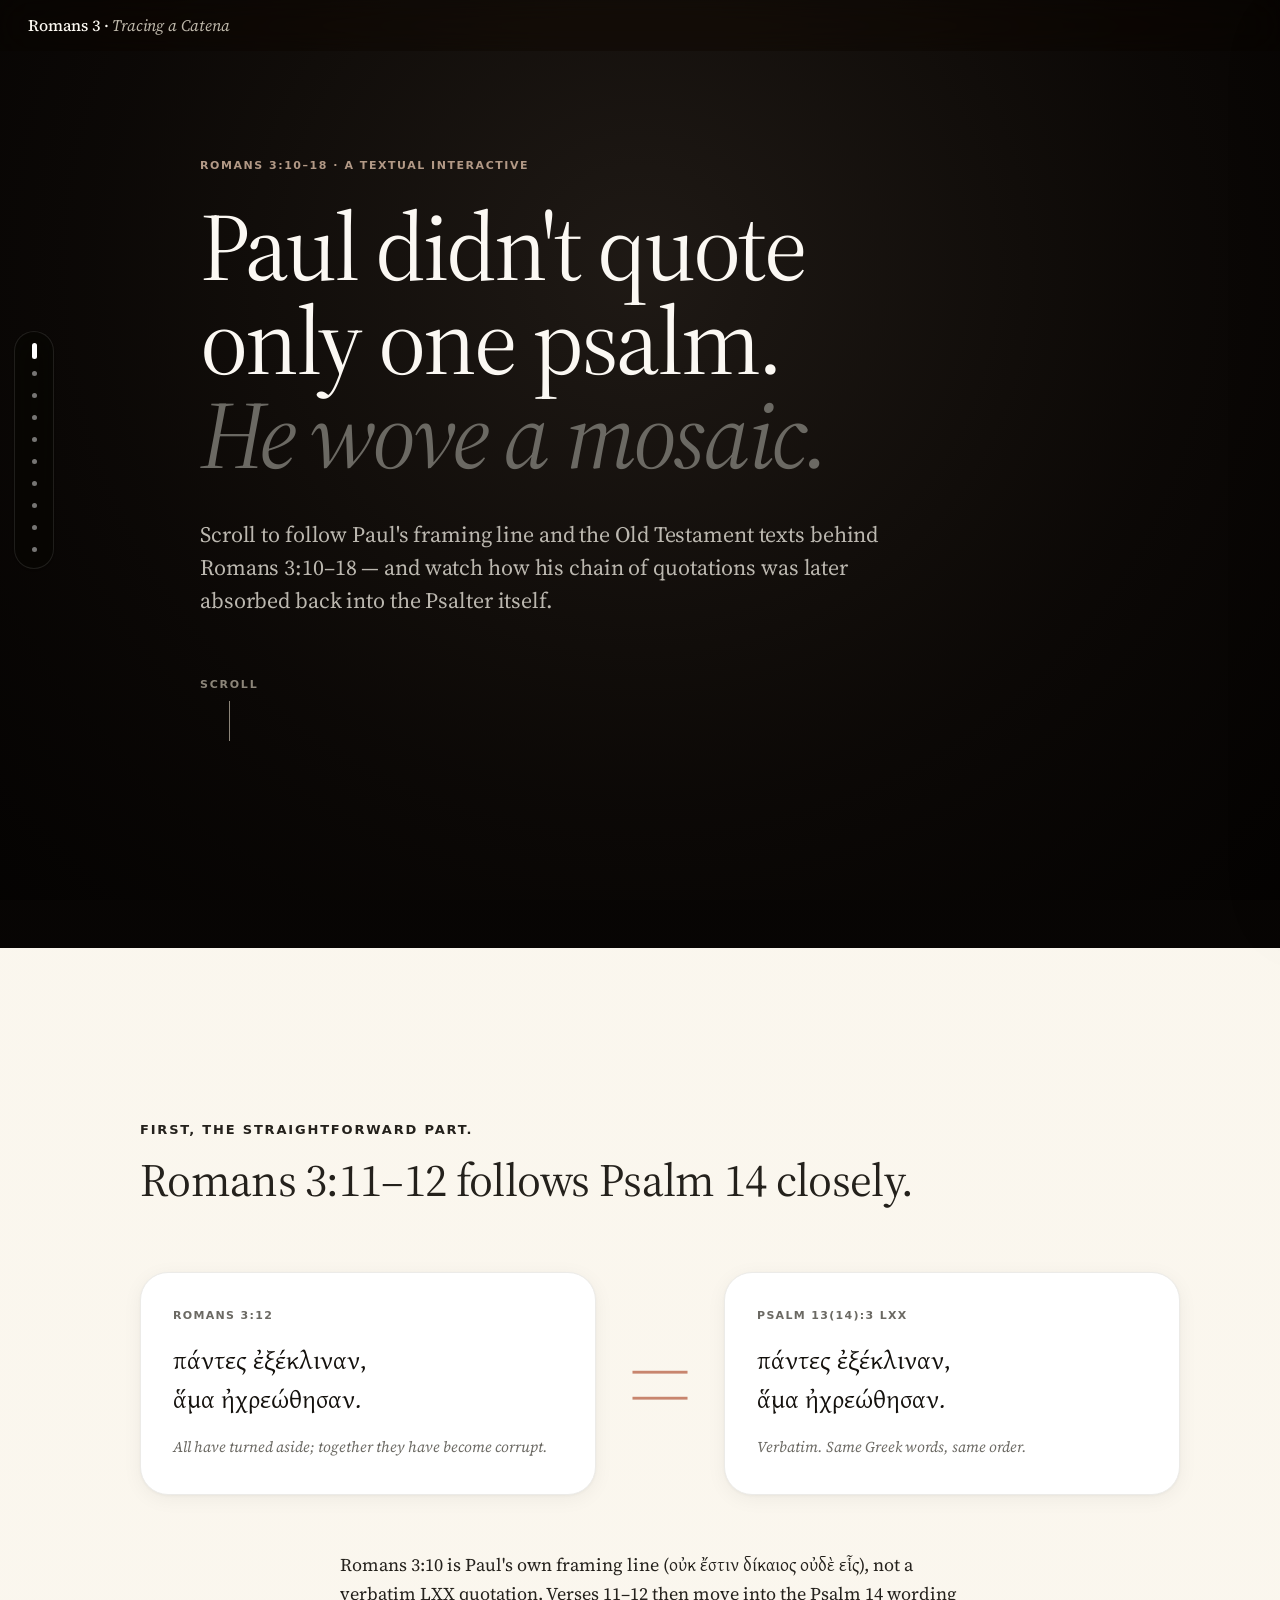
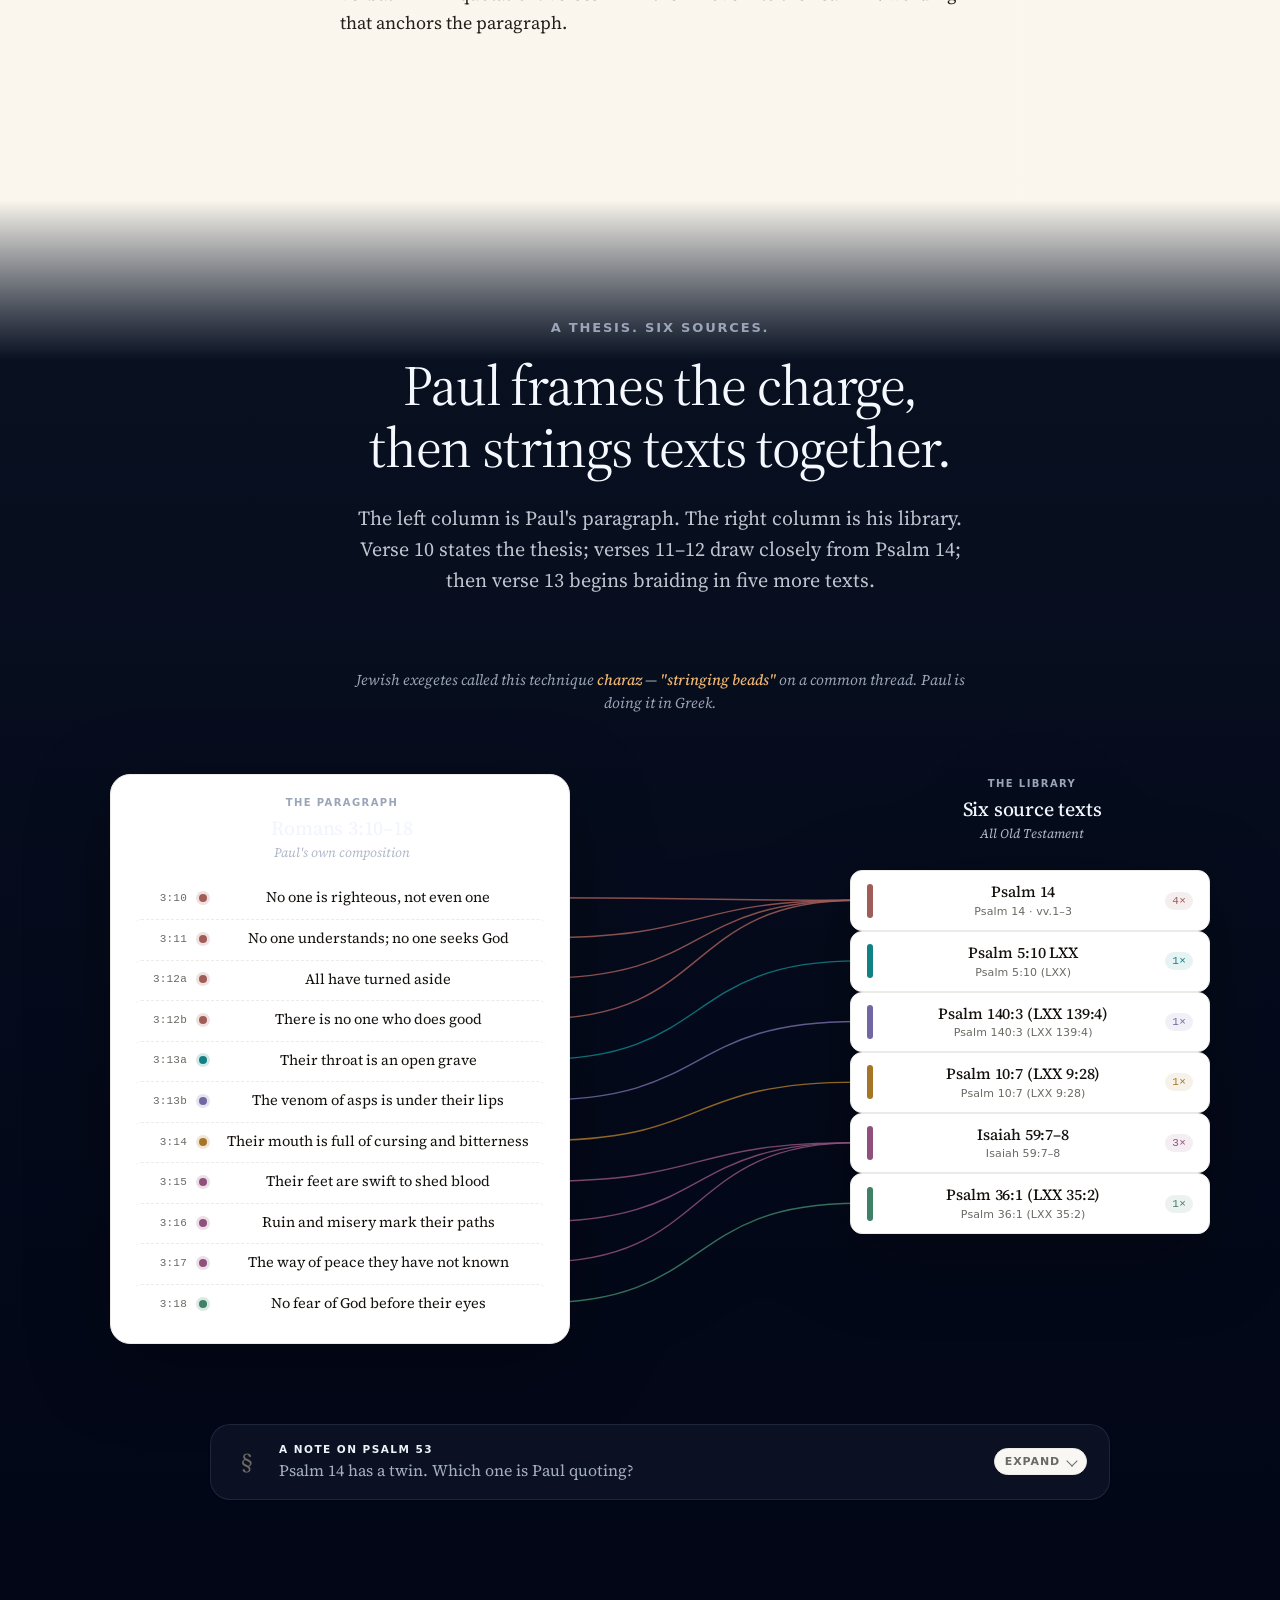
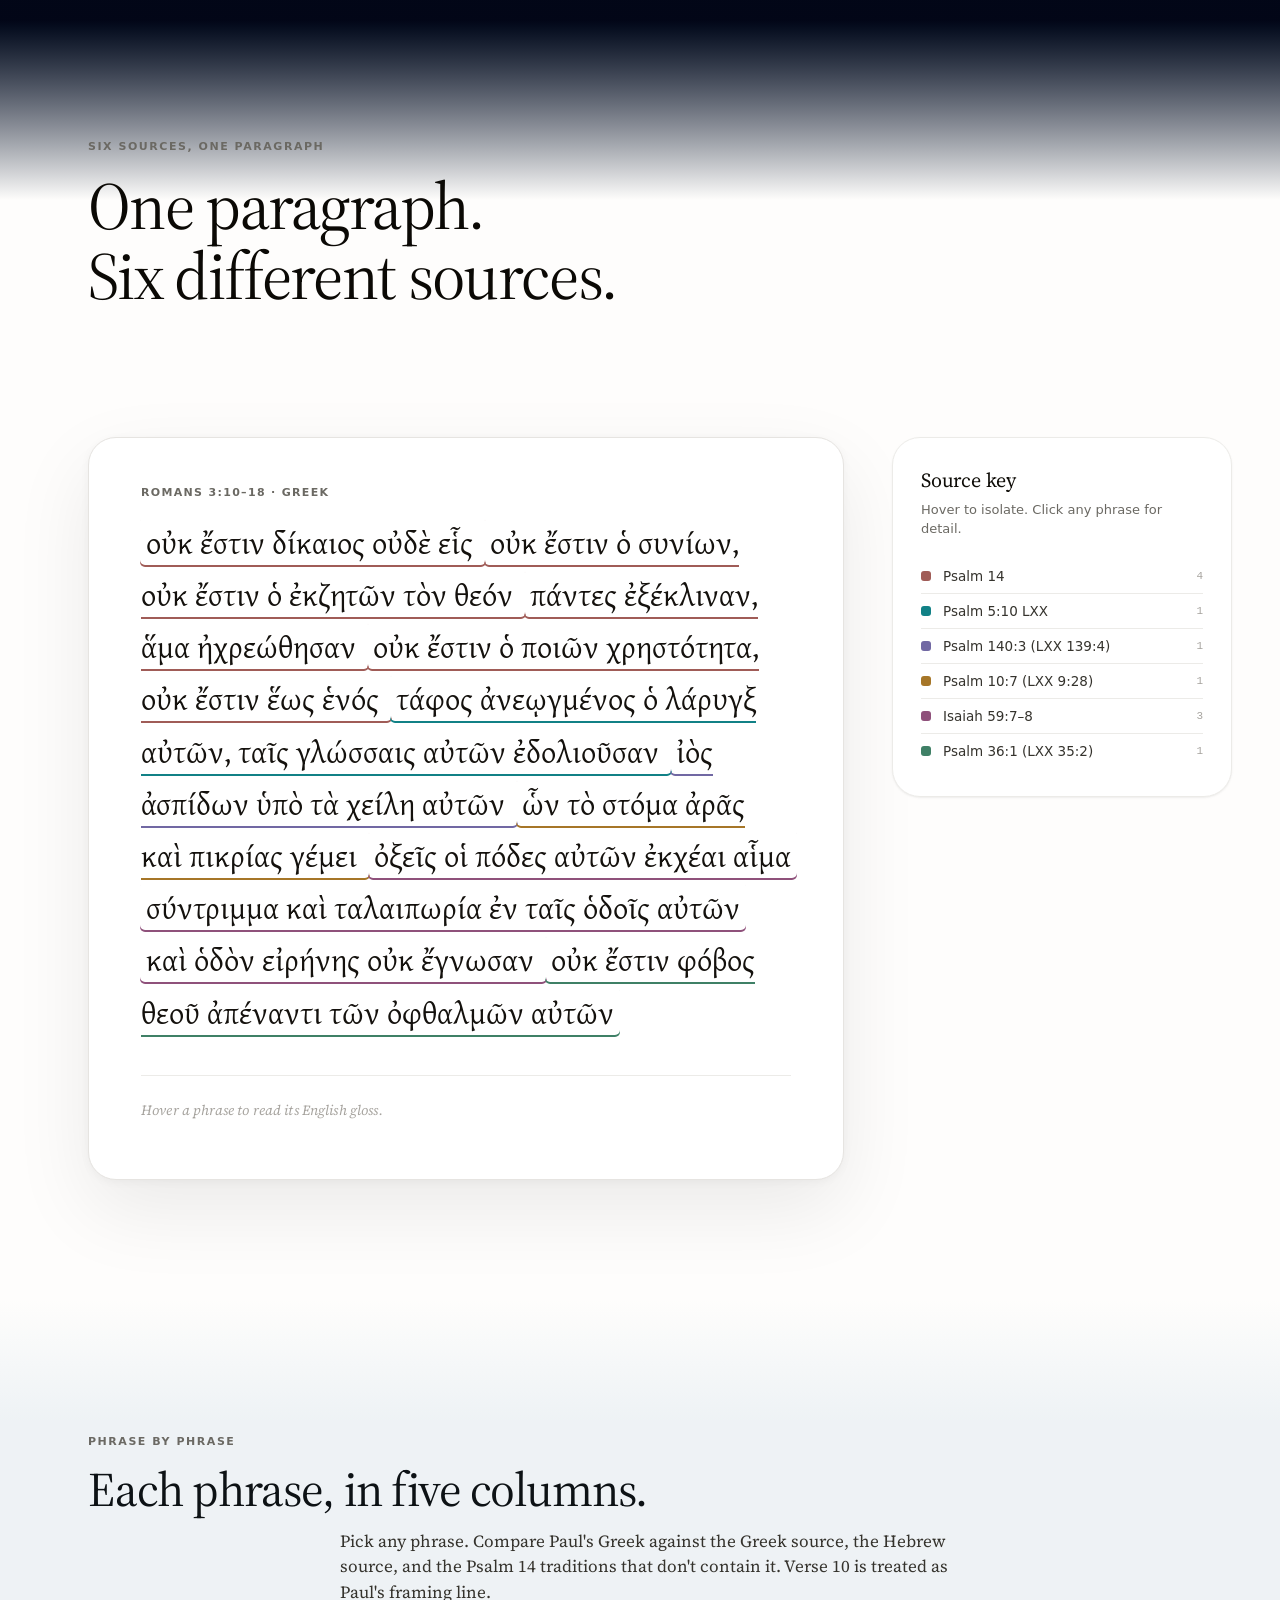
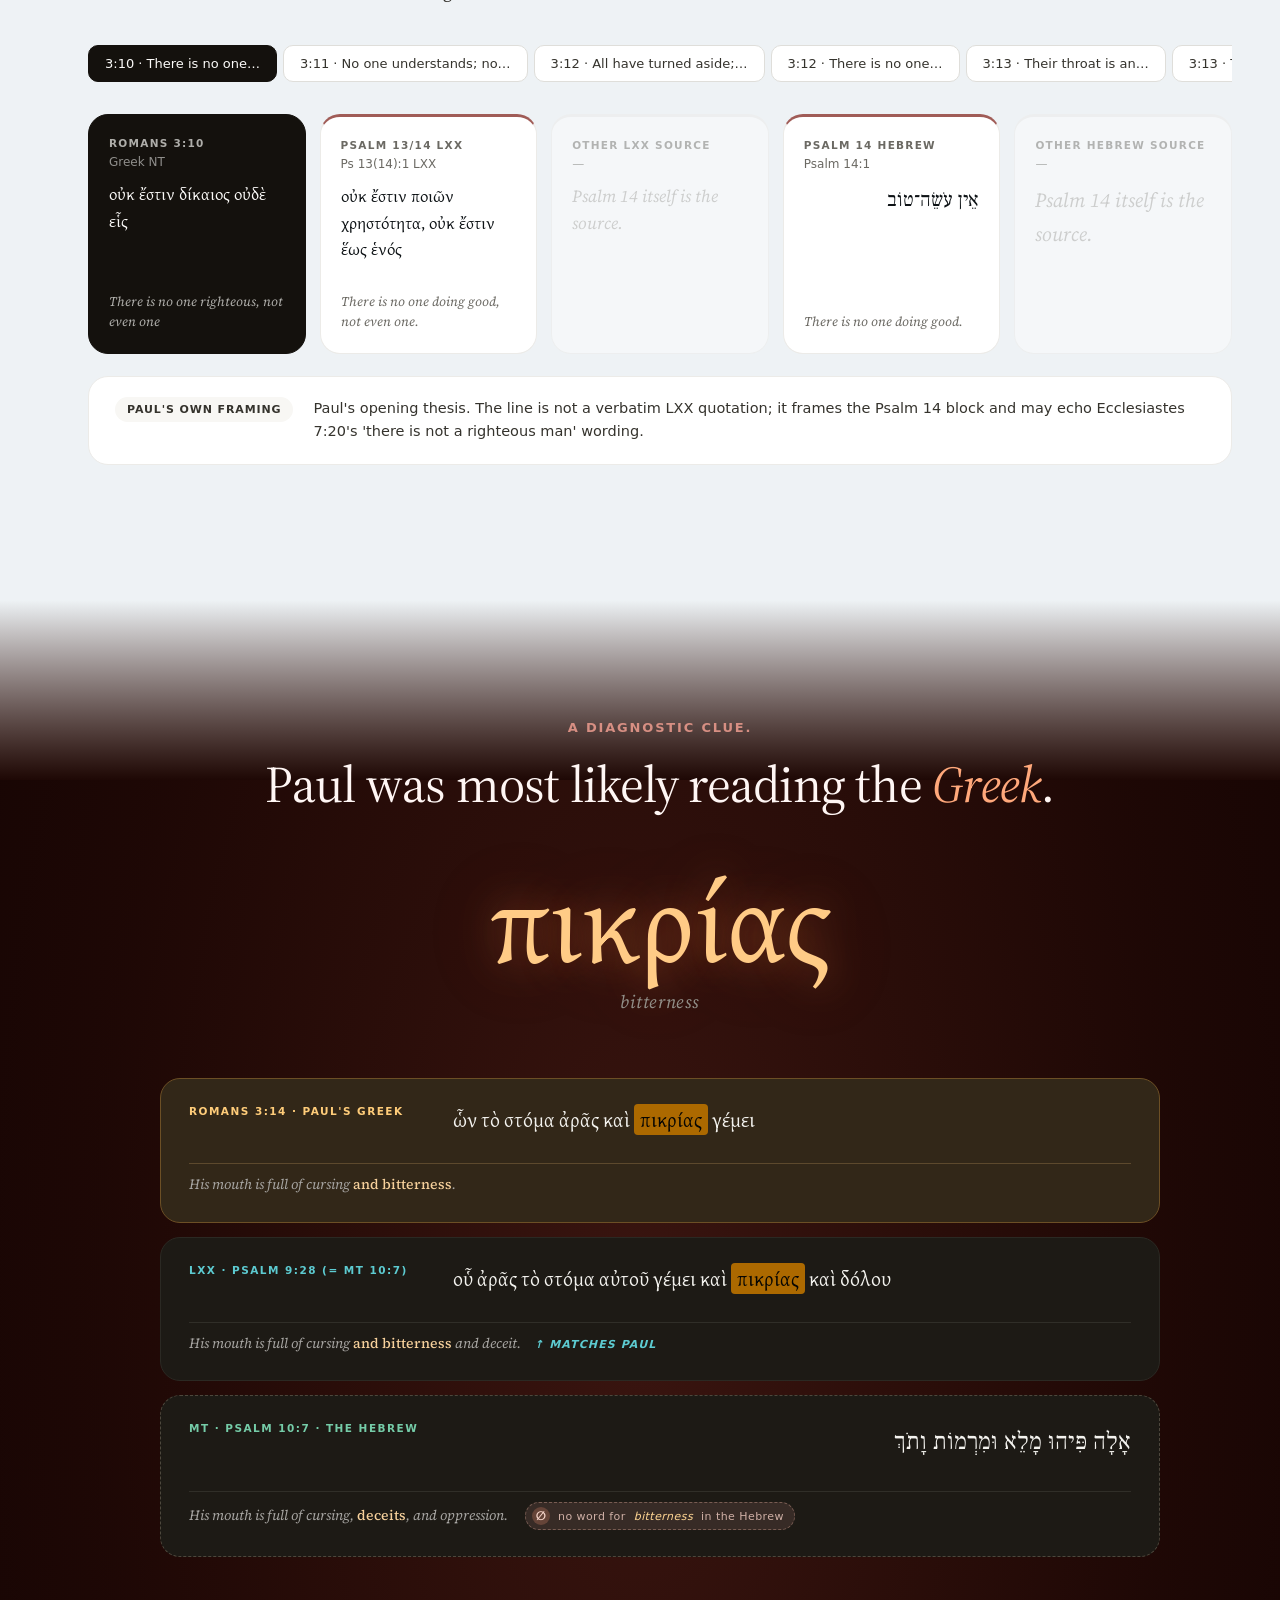
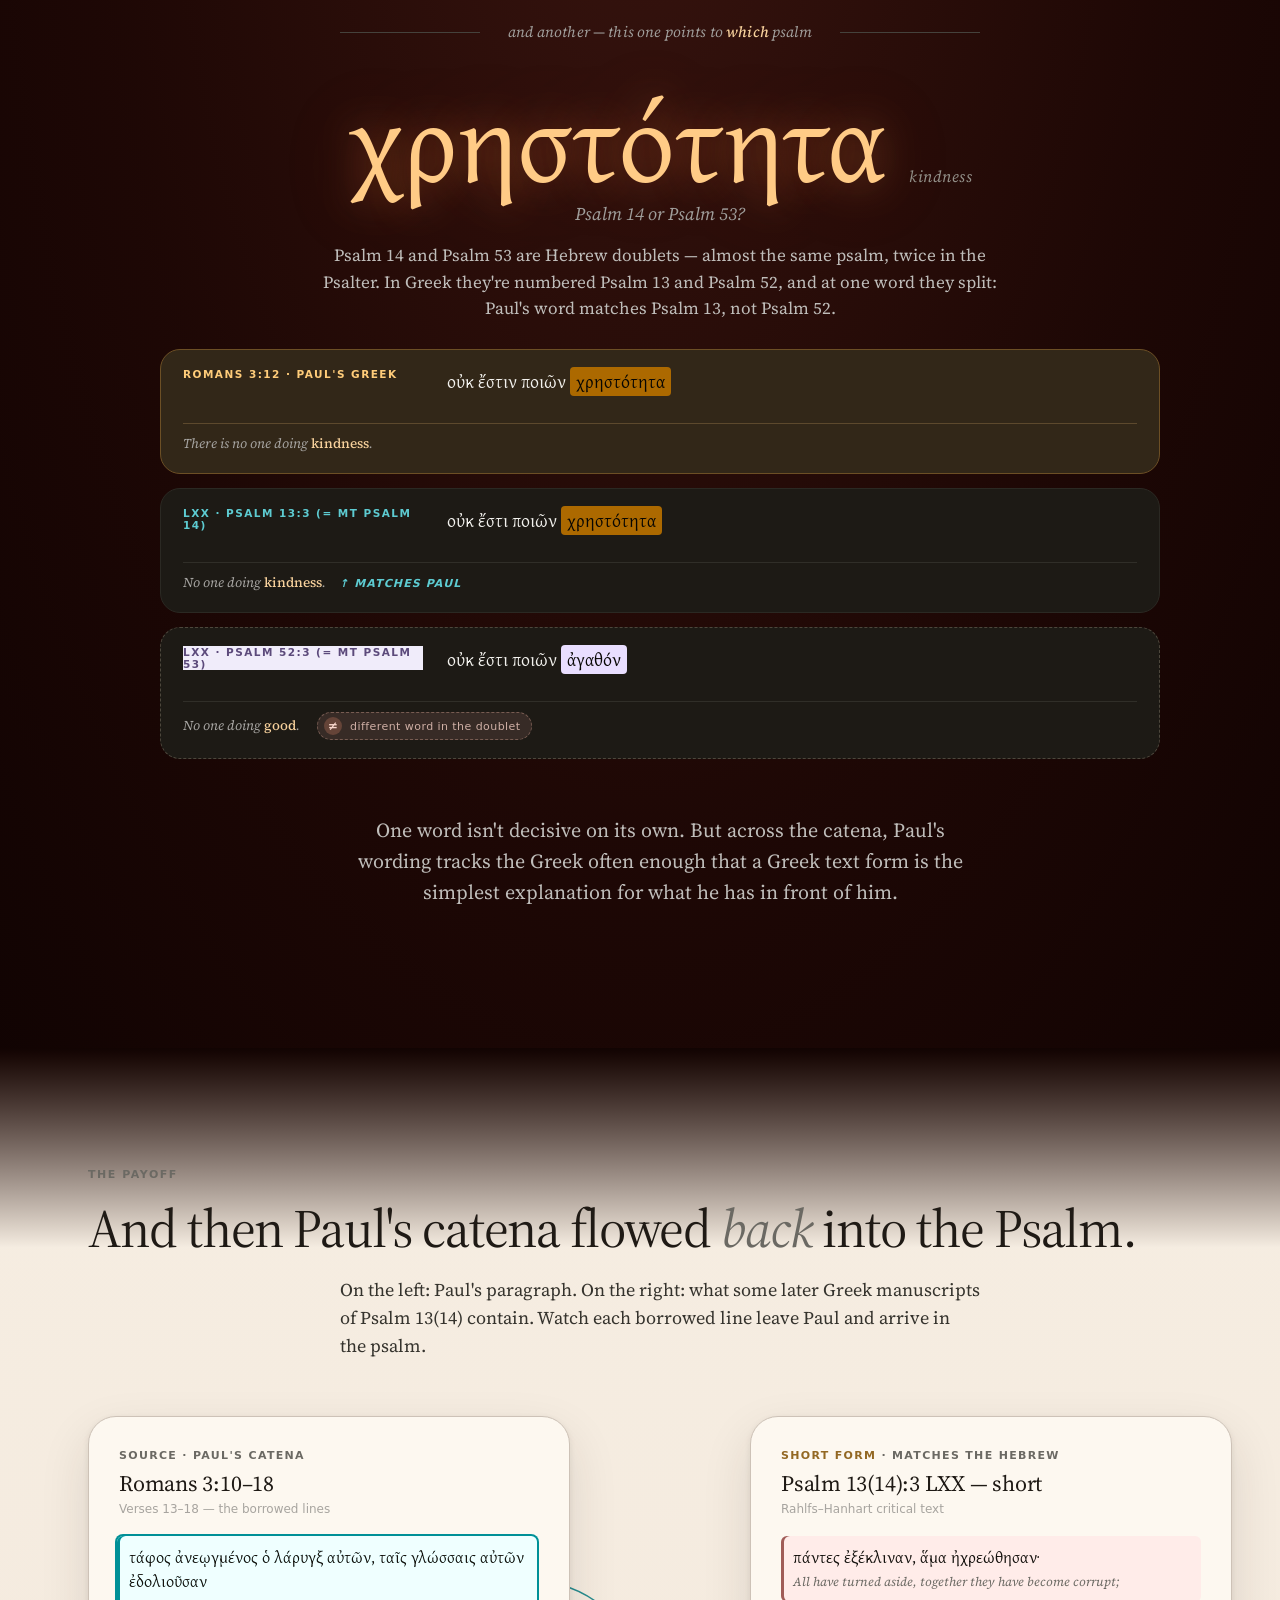
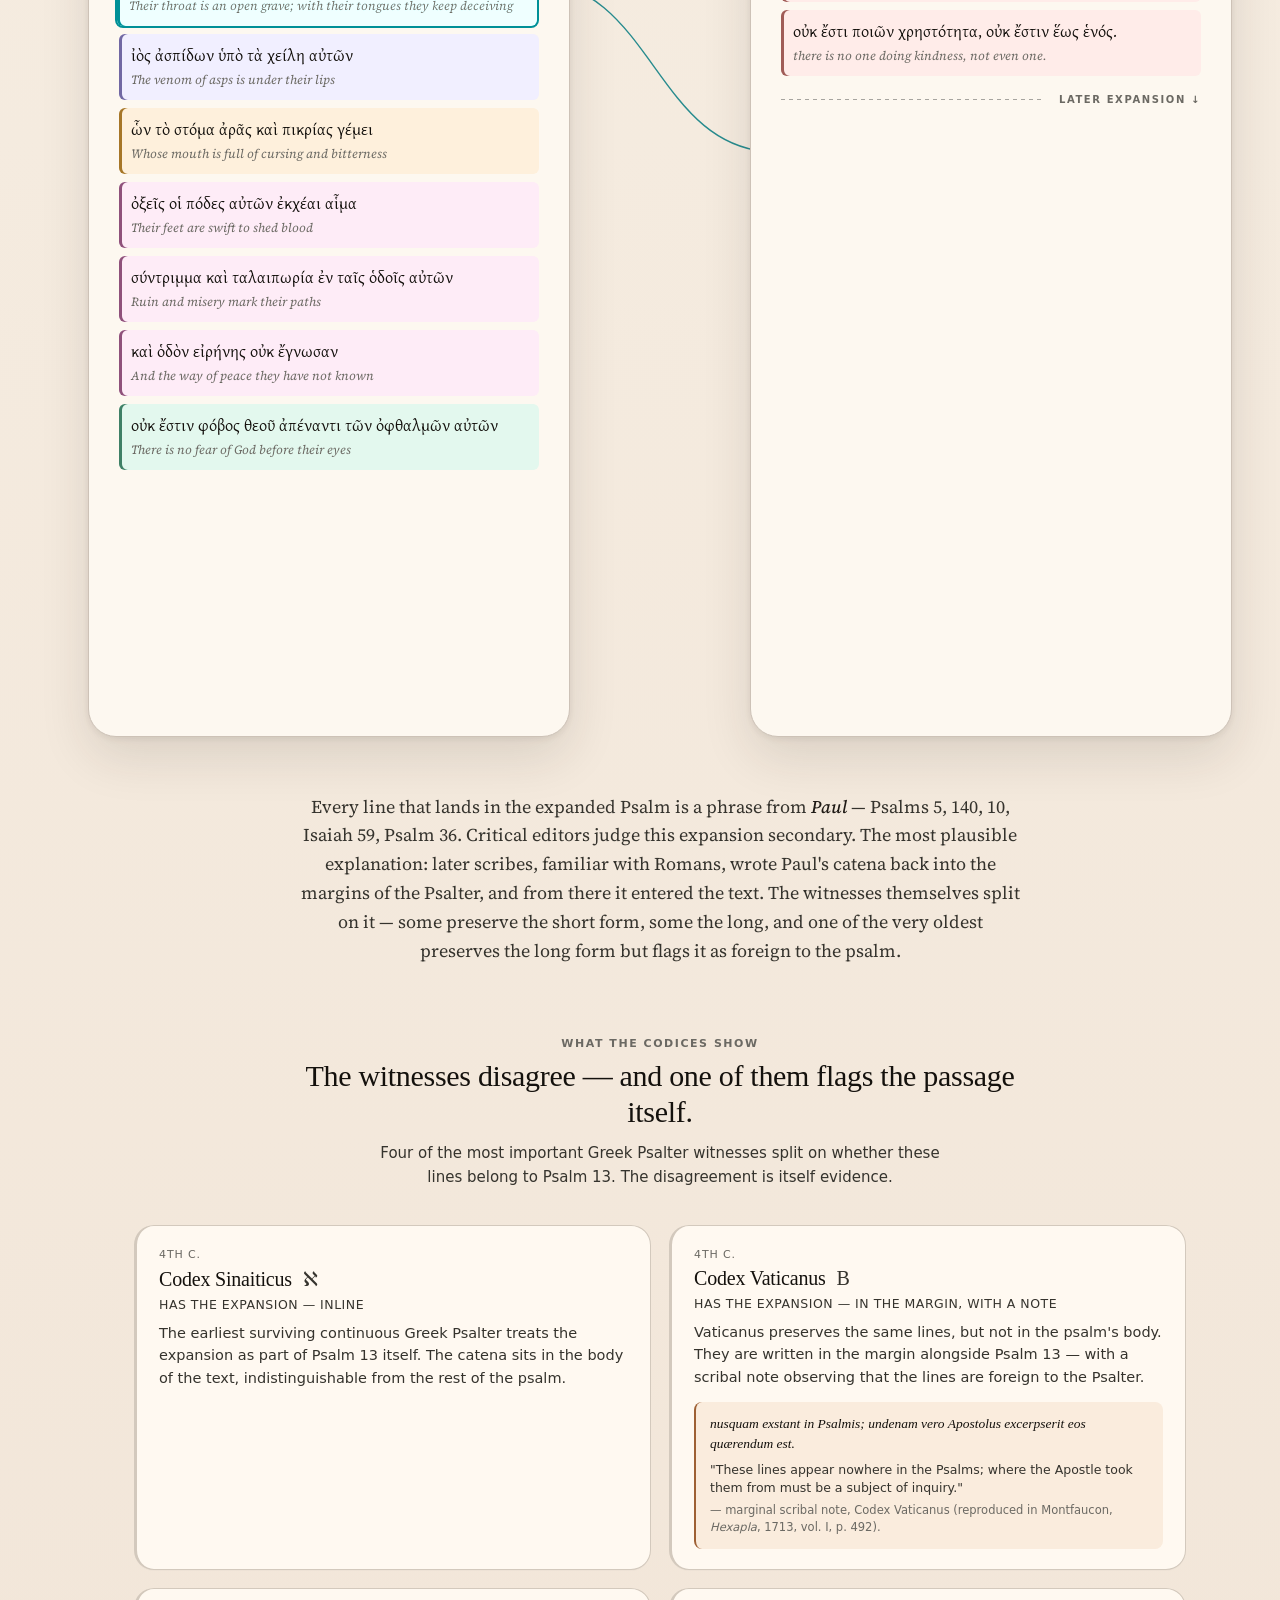
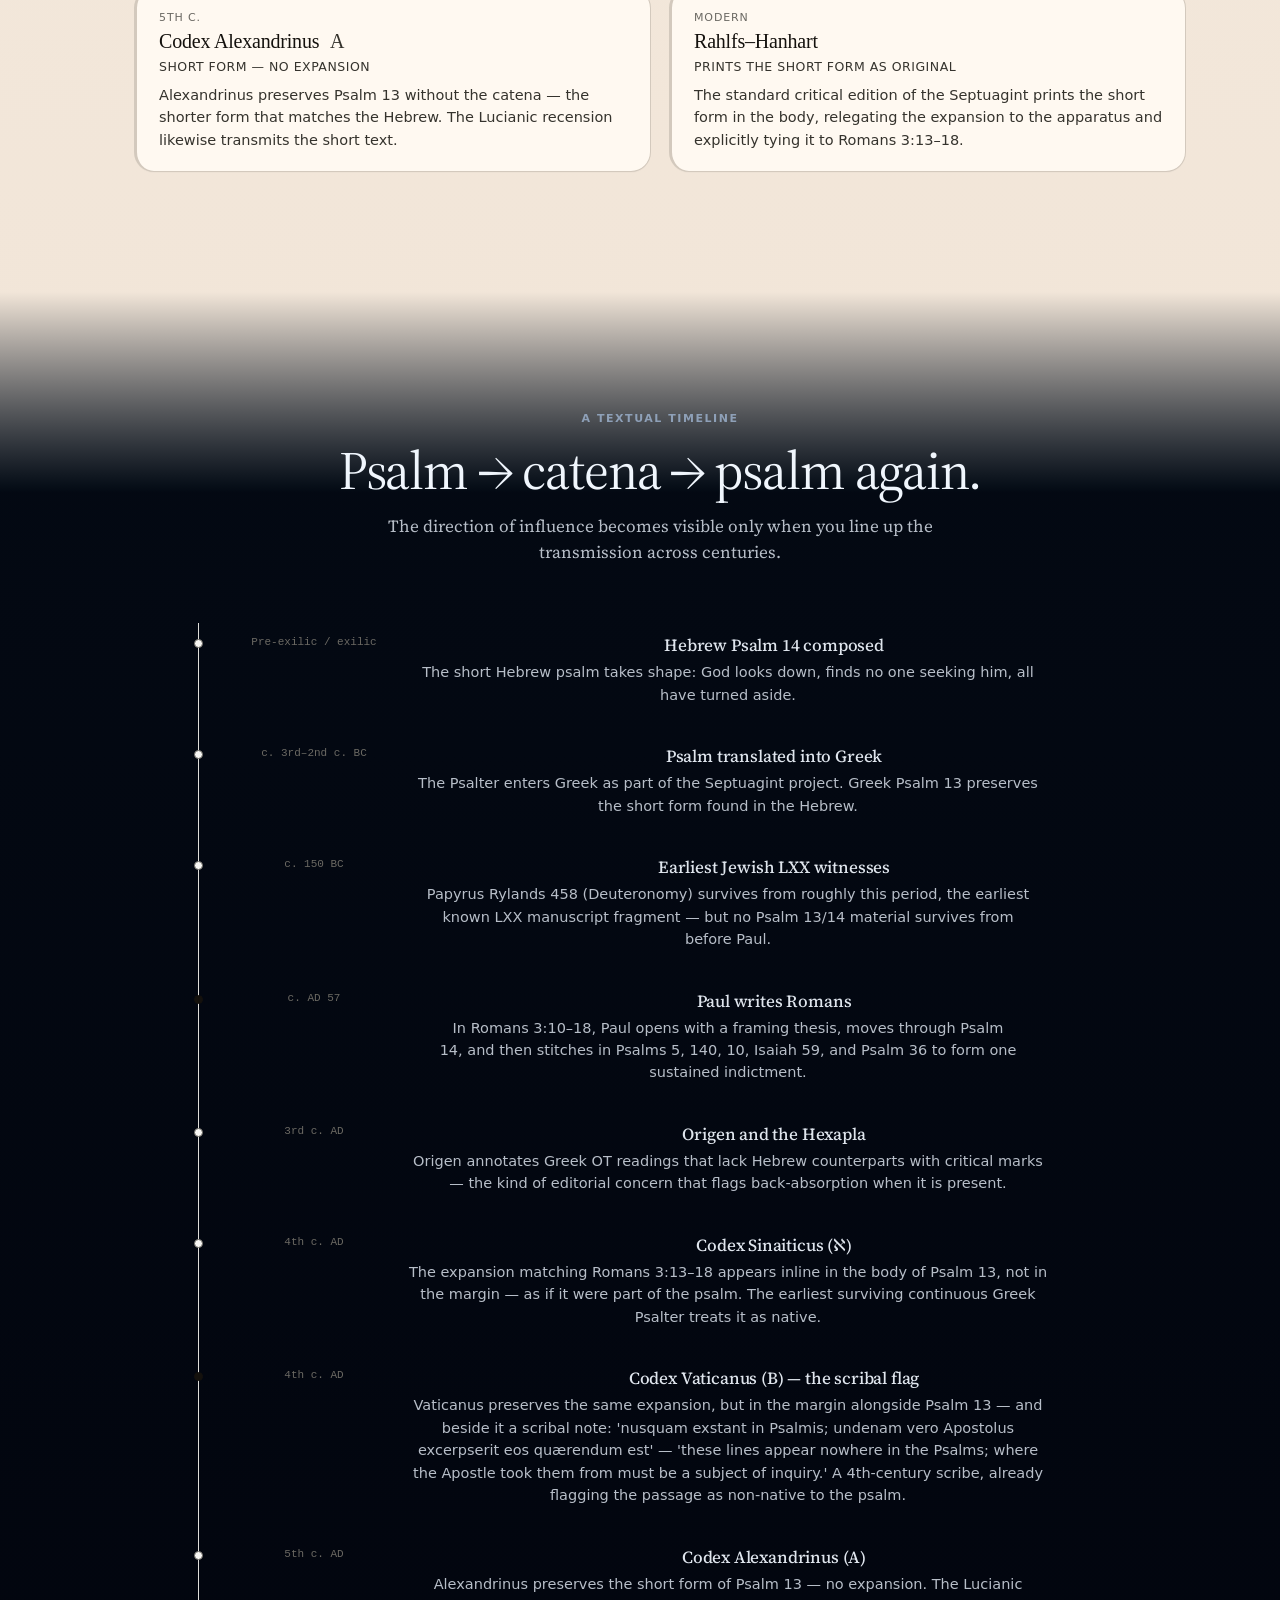
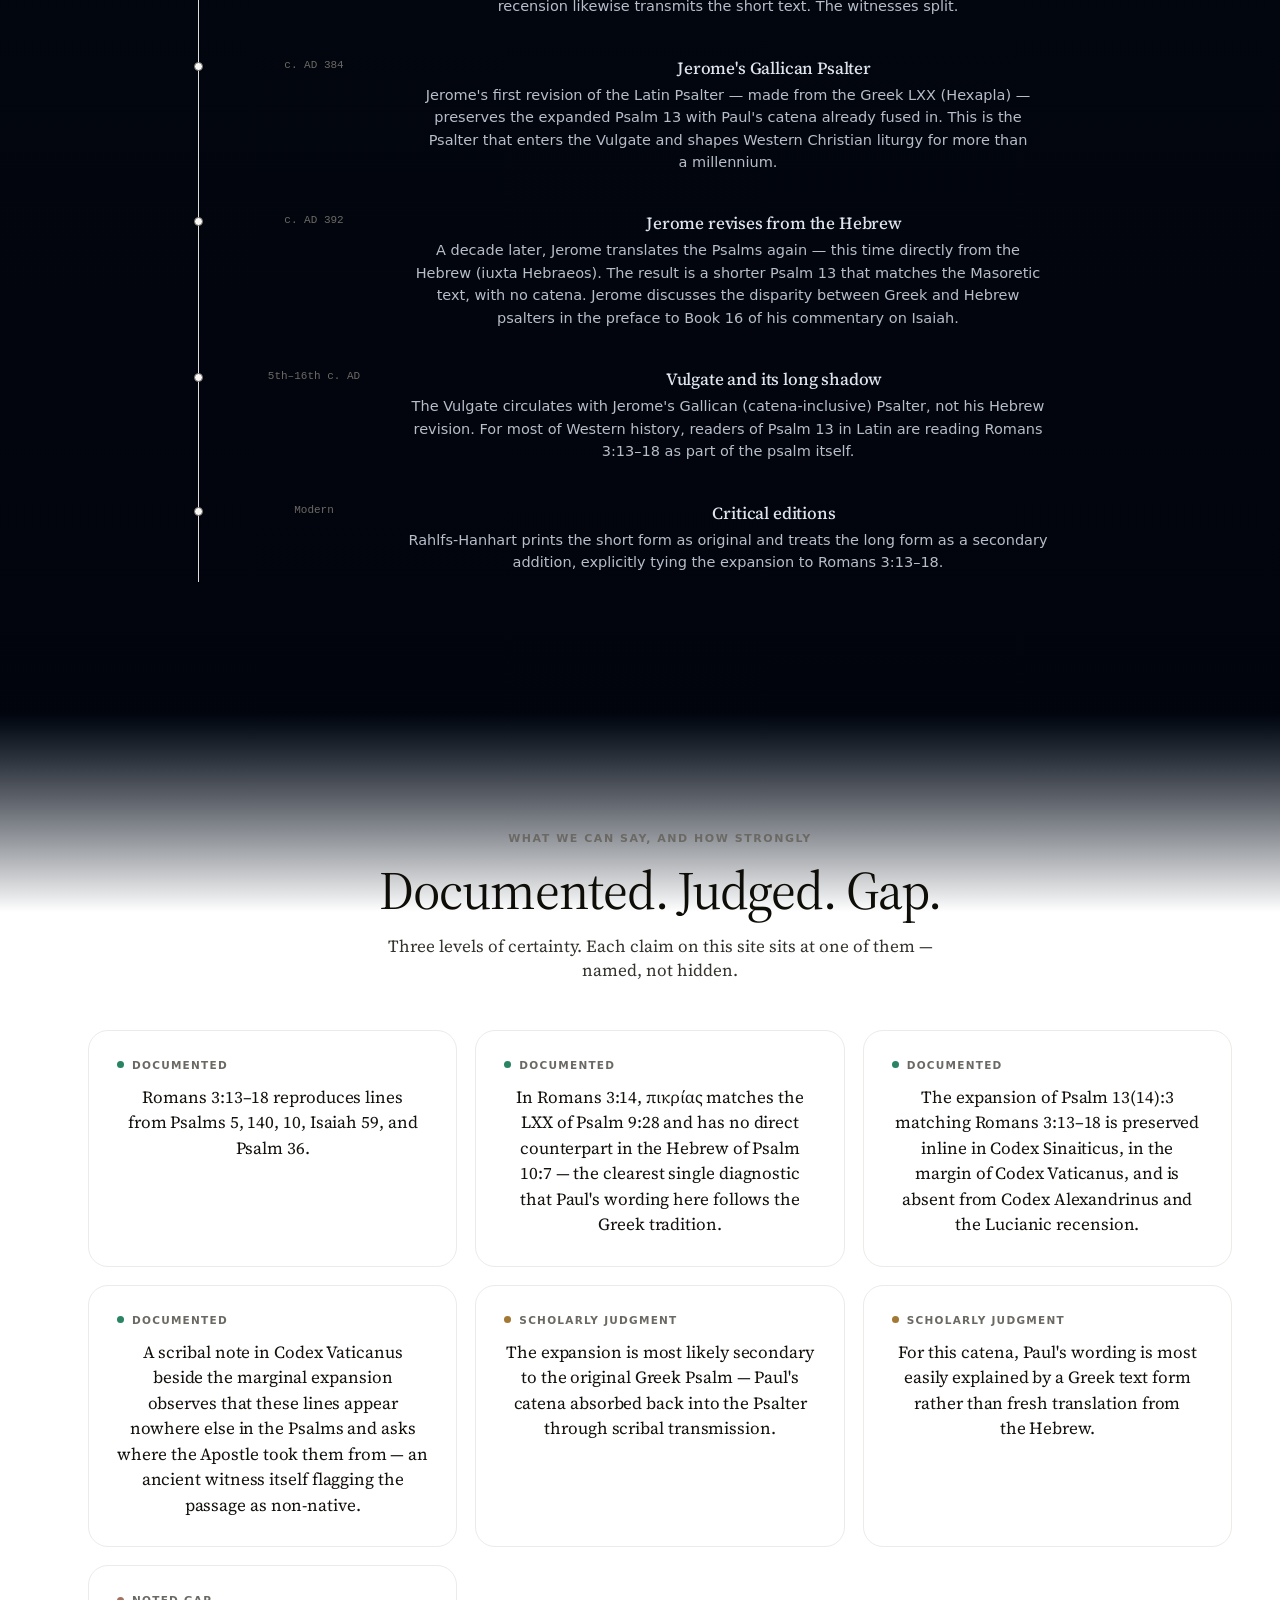
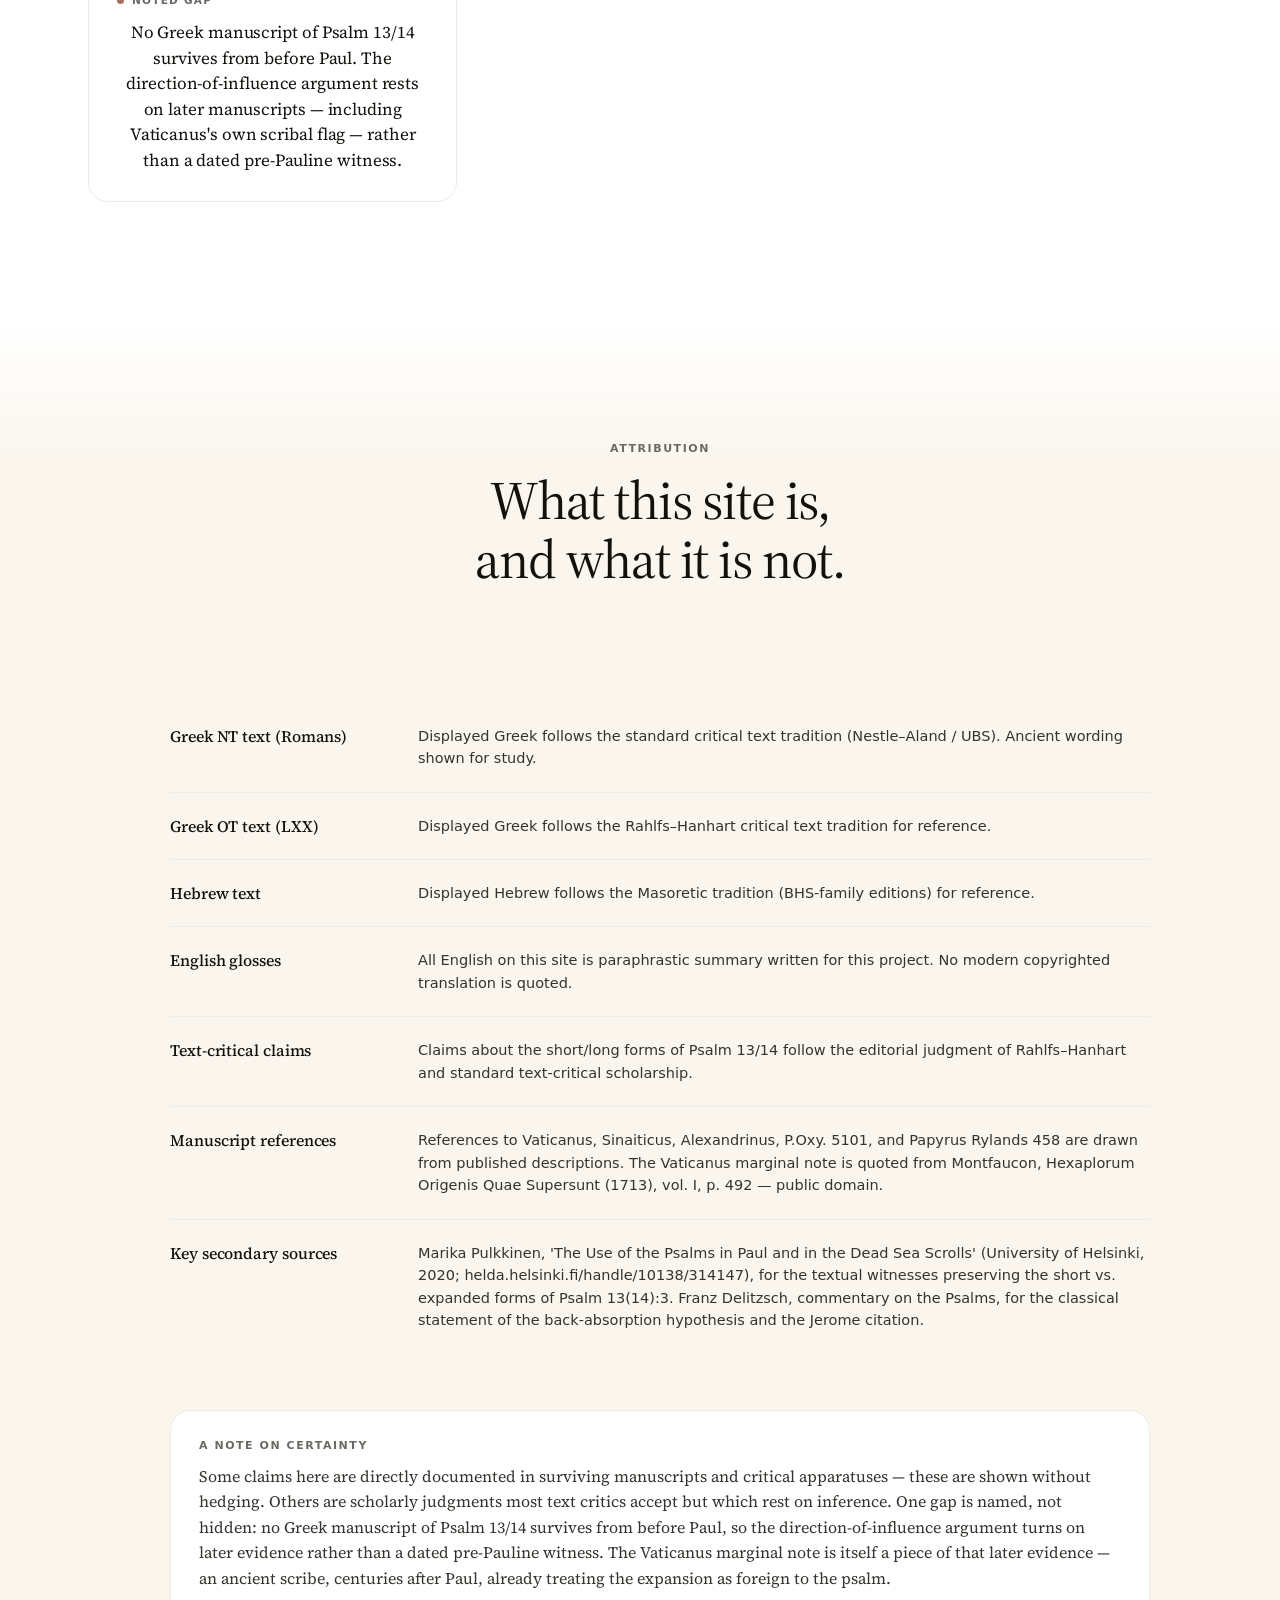
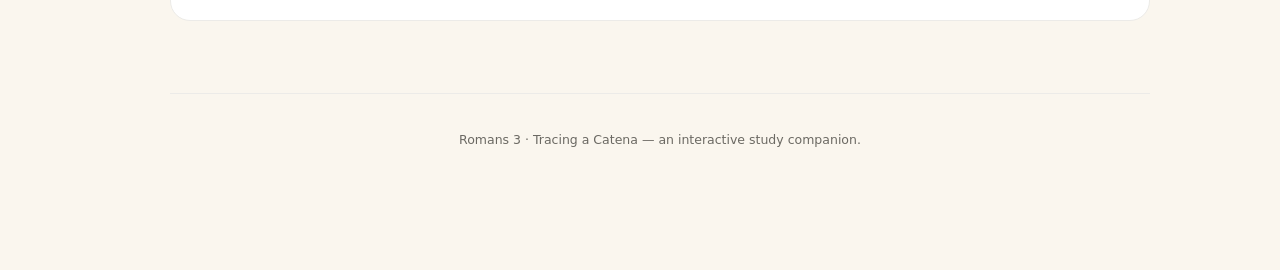
<file: index.html>
<!DOCTYPE html>
<html lang="en">
<head>
<meta charset="UTF-8">
<meta name="viewport" content="width=device-width, initial-scale=1.0">
<title>Romans 3 · Tracing a Catena</title>
<link rel="preconnect" href="https://fonts.googleapis.com">
<link rel="preconnect" href="https://fonts.gstatic.com" crossorigin>
<link href="https://fonts.googleapis.com/css2?family=Source+Serif+4:ital,opsz,wght@0,8..60,300;0,8..60,400;0,8..60,500;0,8..60,600;1,8..60,400&family=Gentium+Plus:ital,wght@0,400;0,700;1,400&family=Frank+Ruhl+Libre:wght@300;400;500;600&display=swap" rel="stylesheet">
<link rel="stylesheet" href="styles.css">
<link rel="stylesheet" href="chapter-palettes.css">
</head>
<body>

<nav class="topnav">
  <div class="topnav-inner">
    <div class="brand">Romans 3 · <em>Tracing a Catena</em></div>
  </div>
  <div class="scroll-progress" id="scroll-progress"></div>
</nav>

<!-- Left-rail chapter dots -->
<nav class="rail" aria-label="Chapter navigation">
  <div class="rail-inner">
    <div class="nav-dots" id="nav-dots"></div>
  </div>
</nav>

<!-- ═══════════════ CHAPTER 1 — HERO ═══════════════ -->
<section class="chapter chapter-hero" data-nav="Open" data-ch="1">
  <div class="hero-inner">
    <div class="eyebrow reveal">Romans 3:10–18 · A Textual Interactive</div>
    <h1 class="reveal">
      <span class="line">Paul didn't quote</span>
      <span class="line">only one psalm.</span>
      <span class="line em"><em>He wove a mosaic.</em></span>
    </h1>
    <p class="dek reveal">Scroll to follow Paul's framing line and the Old Testament texts behind Romans 3:10–18 — and watch how his chain of quotations was later absorbed back into the Psalter itself.</p>
    <div class="scroll-hint reveal">
      <span>Scroll</span>
      <div class="scroll-arrow"></div>
    </div>
  </div>
</section>

<!-- ═══════════════ CHAPTER 2 — THE FIRST CLAIM ═══════════════ -->
<section class="chapter chapter-claim" data-nav="The psalm" data-ch="2">
  <div class="claim-stage">
    <div class="claim-kicker reveal">First, the straightforward part.</div>
    <div class="claim-lede reveal">Romans 3:11–12 follows Psalm 14 closely.</div>
    <div class="claim-pair">
      <div class="claim-col reveal" data-delay="100">
        <div class="col-head">Romans 3:12</div>
        <div class="col-text greek">πάντες ἐξέκλιναν,<br>ἅμα ἠχρεώθησαν.</div>
        <div class="col-en">All have turned aside; together they have become corrupt.</div>
      </div>
      <div class="claim-equals reveal" data-delay="250">=</div>
      <div class="claim-col reveal" data-delay="400">
        <div class="col-head">Psalm 13(14):3 LXX</div>
        <div class="col-text greek">πάντες ἐξέκλιναν,<br>ἅμα ἠχρεώθησαν.</div>
        <div class="col-en">Verbatim. Same Greek words, same order.</div>
      </div>
    </div>
    <p class="claim-tail reveal">Romans 3:10 is Paul's own framing line (<span class="greek">οὐκ ἔστιν δίκαιος οὐδὲ εἷς</span>), not a verbatim LXX quotation. Verses 11–12 then move into the Psalm 14 wording that anchors the paragraph.</p>
  </div>
</section>

<!-- ═══════════════ CHAPTER 3 — THE HINGE ═══════════════ -->
<section class="chapter chapter-hinge" data-nav="The turn" data-ch="3">
  <div class="hinge-stage">
    <div class="hinge-kicker reveal">A thesis. Six sources.</div>
    <h2 class="hinge-h reveal">Paul frames the charge, then strings texts together.</h2>
    <p class="hinge-dek reveal">The left column is Paul's paragraph. The right column is his library. Verse 10 states the thesis; verses 11–12 draw closely from Psalm 14; then verse 13 begins braiding in five more texts.</p>

    <p class="hinge-foot reveal" data-delay="100">
      Jewish exegetes called this technique <em>charaz</em> — <em>"stringing beads"</em> on a common thread. Paul is doing it in Greek.
    </p>

    <div class="hinge-thread reveal" data-delay="200" id="hinge-thread"></div>

    <details class="hinge-aside reveal" data-delay="400">
      <summary>
        <span class="ha-icon" aria-hidden="true">§</span>
        <span class="ha-body">
          <span class="ha-head">A note on Psalm 53</span>
          <span class="ha-teaser">Psalm 14 has a twin. Which one is Paul quoting?</span>
        </span>
        <span class="ha-toggle" aria-hidden="true">
          <span class="ha-toggle-lbl-closed">Expand</span>
          <span class="ha-toggle-lbl-open">Collapse</span>
          <span class="ha-chev"></span>
        </span>
      </summary>

      <div class="ha-content">
        <p class="ha-lede">
          Psalm 14 and Psalm 53 are a doublet — nearly the same psalm preserved twice in the Hebrew Psalter. Psalm 14 sits in Book I; Psalm 53 sits in the <em>Elohistic Psalter</em> (Pss 42–83), which tends to prefer the divine name <em>Elohim</em> over <em>YHWH</em>. Both open identically, so the divine-name difference doesn't appear in verse 1 — it shows up later, and the psalms end differently too. Two fingerprints point to <em>Psalm 14</em> as the one Paul has in hand: the Greek word he uses, <a href="#tell-greek-2" class="ha-link" id="ha-to-tell">χρηστότητα</a>, and the expanded text tradition that later absorbs his catena.
        </p>

        <div class="ha-compare">
          <!-- Header row -->
          <div class="ha-col ha-col-head" aria-hidden="true"></div>
          <div class="ha-col ha-col-head"><div class="ha-ps-title">Psalm 14</div><div class="ha-ps-sub">MT numbering · "YHWH" psalm</div></div>
          <div class="ha-col ha-col-head"><div class="ha-ps-title">Psalm 53</div><div class="ha-ps-sub">MT numbering · "Elohim" psalm</div></div>

          <!-- Divine-name row -->
          <div class="ha-rowlabel"><span class="ha-lang">Divine name</span><span class="ha-lang-note">Where the psalms diverge on what to call God</span></div>
          <div class="ha-col ha-textcol">
            <div class="ha-src-ref">Psalm 14:4</div>
            <div class="ha-text hebrew">…וְאֶת־<mark class="ha-hl ha-hl-name">יְהוָה</mark> לֹא קָרָאוּ</div>
            <div class="ha-en">…and they have not called on <em>YHWH</em>.</div>
            <div class="ha-src-ref">Psalm 14:7</div>
            <div class="ha-text hebrew">בְּשׁוּב <mark class="ha-hl ha-hl-name">יְהוָה</mark> שְׁבוּת עַמּוֹ</div>
            <div class="ha-en">When <em>YHWH</em> restores his people…</div>
          </div>
          <div class="ha-col ha-textcol">
            <div class="ha-src-ref">Psalm 53:5</div>
            <div class="ha-text hebrew">…וְ<mark class="ha-hl ha-hl-swap">אֱלֹהִים</mark> לֹא קָרָאוּ</div>
            <div class="ha-en">…and they have not called on <em>Elohim</em>. <span class="ha-diff">↑ YHWH → Elohim</span></div>
            <div class="ha-src-ref">Psalm 53:7</div>
            <div class="ha-text hebrew">בְּשׁוּב <mark class="ha-hl ha-hl-swap">אֱלֹהִים</mark> שְׁבוּת עַמּוֹ</div>
            <div class="ha-en">When <em>Elohim</em> restores his people…</div>
          </div>

          <!-- Structural divergence row -->
          <div class="ha-rowlabel"><span class="ha-lang">Structural</span><span class="ha-lang-note">Where content diverges, not just wording</span></div>
          <div class="ha-col ha-textcol">
            <div class="ha-src-ref">Psalm 14:5</div>
            <div class="ha-text hebrew">שָׁם פָּחֲדוּ פָחַד</div>
            <div class="ha-en">There they are in great fear — where there was no fear.</div>
          </div>
          <div class="ha-col ha-textcol">
            <div class="ha-src-ref">Psalm 53:6</div>
            <div class="ha-text hebrew"><mark class="ha-hl ha-hl-swap">אֱלֹהִים פִּזַּר עַצְמוֹת חֹנָךְ</mark></div>
            <div class="ha-en"><em>Elohim scatters the bones of the one who encamps against you.</em> <span class="ha-diff">↑ a reworked judgment line</span></div>
          </div>

          <!-- Greek row — word-level fingerprint -->
          <div class="ha-rowlabel"><span class="ha-lang">Paul's word</span><span class="ha-lang-note">Septuagint (LXX)</span></div>
          <div class="ha-col ha-textcol">
            <div class="ha-src-ref">LXX Psalm 13:3</div>
            <div class="ha-text greek">…οὐκ ἔστι ποιῶν <mark class="ha-hl ha-hl-key">χρηστότητα</mark></div>
            <div class="ha-en">…no one is doing <em>kindness</em>.</div>
            <div class="ha-arrow">↑ this is Paul's word (Rom 3:12)</div>
          </div>
          <div class="ha-col ha-textcol">
            <div class="ha-src-ref">LXX Psalm 52:4</div>
            <div class="ha-text greek">…οὐκ ἔστι ποιῶν <mark class="ha-hl ha-hl-swap">ἀγαθόν</mark></div>
            <div class="ha-en">…no one is doing <em>good</em>.</div>
            <div class="ha-arrow ha-arrow-neg">≠ different Greek word in the doublet</div>
          </div>

          <!-- Manuscript history row -->
          <div class="ha-rowlabel"><span class="ha-lang">Manuscript history</span><span class="ha-lang-note">Which psalm later scribes attached Paul's catena to</span></div>
          <div class="ha-col ha-diffcell">
            <ul>
              <li>The Greek text of Psalm 13 (= MT 14) was later <em>expanded</em> in some witnesses to absorb Paul's full catena.</li>
              <li>That expansion appears inline in Codex Sinaiticus and in the margin of Codex Vaticanus with a scribal note.</li>
            </ul>
          </div>
          <div class="ha-col ha-diffcell">
            <ul>
              <li>No comparable expansion is attested, in the witnesses cited by modern editors, for Psalm 52 LXX (= MT 53).</li>
              <li>Later scribes saw Paul's catena alongside <em>this</em> psalm, not its doublet.</li>
            </ul>
          </div>
        </div>

        <p class="ha-verdict">
          <strong>Taken together:</strong> the divine-name pattern, the reworked judgment line, the Greek word Paul uses, and which Greek psalm the catena attaches to in later manuscripts all point the same direction. Paul is most likely drawing on <em>Psalm 14</em> (LXX 13), not its doublet. No single thread is decisive on its own; together they make a strong case.
        </p>
      </div>
    </details>
  </div>
</section>

<!-- ═══════════════ CHAPTER 4 — THE MOSAIC ═══════════════ -->
<section class="chapter chapter-mosaic" data-nav="The mosaic" data-ch="4">
  <div class="mosaic-stage">
    <div class="mosaic-head">
      <div class="eyebrow reveal">Six sources, one paragraph</div>
      <h2 class="reveal">One paragraph.<br>Six different sources.</h2>
      <p class="reveal">Each color is a different Old Testament book. <em>Hover</em> any phrase for its English gloss. <em>Click</em> for the Greek and Hebrew sources side by side.</p>
    </div>

    <div class="mosaic-wrap">
      <div class="mosaic reveal" data-delay="200">
        <div class="mosaic-ref">Romans 3:10–18 · Greek</div>
        <div class="mosaic-body greek" id="mosaic-greek"></div>
        <div class="mosaic-hover-en" id="mosaic-hover-en">Hover a phrase to read its English gloss.</div>
      </div>
      <aside class="legend reveal" data-delay="350">
        <h3>Source key</h3>
        <p>Hover to isolate. Click any phrase for detail.</p>
        <div id="legend-items"></div>
      </aside>
    </div>
  </div>
</section>

<!-- ═══════════════ CHAPTER 5 — ALIGNMENT ═══════════════ -->
<section class="chapter chapter-align" data-nav="Alignment" data-ch="5">
  <div class="align-stage">
    <div class="align-head">
      <div class="eyebrow reveal">Phrase by phrase</div>
      <h2 class="reveal">Each phrase, in five columns.</h2>
      <p class="reveal">Pick any phrase. Compare Paul's Greek against the Greek source, the Hebrew source, and the Psalm 14 traditions that don't contain it. Verse 10 is treated as Paul's framing line.</p>
    </div>
    <div class="align-tabs reveal" id="align-tabs"></div>
    <div class="align-grid" id="align-grid"></div>
    <div class="align-diag" id="align-diag"></div>
  </div>
</section>

<!-- ═══════════════ CHAPTER 6 — THE TELL (πικρίας) ═══════════════ -->
<section class="chapter chapter-tell" data-nav="The tell" data-ch="6">
  <div class="tell-stage">
    <div class="tell-kicker reveal">A diagnostic clue.</div>
    <h2 class="tell-h reveal">Paul was most likely reading the <em>Greek</em>.</h2>
    <div class="tell-word reveal" data-delay="200">
      <span class="greek" id="tell-greek">πικρίας</span>
      <span class="tell-gloss">bitterness</span>
    </div>

    <div class="tell-compare">
      <!-- Three-row parallel: Romans, LXX, MT, with the word aligned across -->
      <div class="tell-parallel reveal" data-delay="400">

        <div class="tell-prow rom">
          <div class="tell-label rom">Romans 3:14 · Paul's Greek</div>
          <div class="tell-text greek">
            ὧν τὸ στόμα ἀρᾶς καὶ <mark class="hl">πικρίας</mark> γέμει
          </div>
          <div class="tell-en">His mouth is full of cursing <em>and&nbsp;bitterness</em>.</div>
        </div>

        <div class="tell-prow lxx">
          <div class="tell-label lxx">LXX · Psalm 9:28 (= MT 10:7)</div>
          <div class="tell-text greek">
            οὗ ἀρᾶς τὸ στόμα αὐτοῦ γέμει καὶ <mark class="hl">πικρίας</mark> καὶ δόλου
          </div>
          <div class="tell-en">His mouth is full of cursing <em>and&nbsp;bitterness</em> and deceit. <span class="tell-arrow">↑ matches Paul</span></div>
        </div>

        <div class="tell-prow mt">
          <div class="tell-label mt">MT · Psalm 10:7 · the Hebrew</div>
          <div class="tell-text hebrew">
            אָלָה פִּיהוּ מָלֵא וּמִרְמוֹת וָתֹךְ
          </div>
          <div class="tell-en">
            His mouth is full of cursing, <em>deceits</em>, and oppression.
            <span class="tell-absence"><span class="tell-absence-mark">∅</span> no word for <em>bitterness</em> in the Hebrew</span>
          </div>
        </div>

      </div>
    </div>

    <div class="tell-divider reveal" data-delay="500">
      <span class="tell-divider-lbl">and another — this one points to <em>which</em> psalm</span>
    </div>

    <div class="tell-sub reveal" data-delay="600">
      <div class="tell-sub-head">
        <span class="greek" id="tell-greek-2">χρηστότητα</span>
        <span class="tell-gloss">kindness</span>
        <span class="tell-sub-q">Psalm 14 or Psalm 53?</span>
      </div>
      <p class="tell-sub-copy">
        Psalm 14 and Psalm 53 are Hebrew doublets — almost the same psalm, twice in the Psalter. In Greek they're numbered Psalm 13 and Psalm 52, and at one word they split: Paul's word matches Psalm 13, not Psalm 52.
      </p>

      <div class="tell-parallel tight reveal" data-delay="750">
        <div class="tell-prow rom">
          <div class="tell-label rom">Romans 3:12 · Paul's Greek</div>
          <div class="tell-text greek">οὐκ ἔστιν ποιῶν <mark class="hl">χρηστότητα</mark></div>
          <div class="tell-en">There is no one doing <em>kindness</em>.</div>
        </div>

        <div class="tell-prow lxx">
          <div class="tell-label lxx">LXX · Psalm 13:3 (= MT Psalm 14)</div>
          <div class="tell-text greek">οὐκ ἔστι ποιῶν <mark class="hl">χρηστότητα</mark></div>
          <div class="tell-en">No one doing <em>kindness</em>. <span class="tell-arrow">↑ matches Paul</span></div>
        </div>

        <div class="tell-prow mt">
          <div class="tell-label mt" style="color:oklch(0.45 0.08 300);background:oklch(0.95 0.02 300)">LXX · Psalm 52:3 (= MT Psalm 53)</div>
          <div class="tell-text greek">οὐκ ἔστι ποιῶν <mark class="hl" style="background:oklch(0.92 0.05 300)">ἀγαθόν</mark></div>
          <div class="tell-en">
            No one doing <em>good</em>.
            <span class="tell-absence"><span class="tell-absence-mark">≠</span> different word in the doublet</span>
          </div>
        </div>
      </div>
    </div>

    <p class="tell-tail reveal">
      One word isn't decisive on its own. But across the catena, Paul's wording tracks the Greek often enough that a Greek text form is the simplest explanation for what he has in front of him.
    </p>
  </div>
</section>

<!-- ═══════════════ CHAPTER 7 — BACK-ABSORPTION (THE PAYOFF) ═══════════════ -->
<section class="chapter chapter-ba" data-nav="Absorption" data-ch="7">
  <div class="ba-stage">
    <div class="ba-head">
      <div class="eyebrow reveal">The payoff</div>
      <h2 class="reveal">And then Paul's catena flowed <em>back</em> into the Psalm.</h2>
      <p class="reveal">On the left: Paul's paragraph. On the right: what some later Greek manuscripts of Psalm 13(14) contain. Watch each borrowed line leave Paul and arrive in the psalm.</p>
    </div>

    <div class="ba-controls reveal" data-delay="200">
      <button class="ba-play" id="ba-play">
        <span class="ba-play-icon" aria-hidden="true"></span>
        <span class="ba-play-lbl">Play the absorption</span>
      </button>
      <button class="ba-reset" id="ba-reset" aria-label="Replay">↻ Replay</button>
    </div>

    <div class="ba-flow" id="ba-flow">
      <!-- Left: Paul's paragraph, phrase-grouped. Right: short then long Psalm 13. SVG overlay draws connectors. -->
      <svg class="ba-svg" id="ba-svg" aria-hidden="true"></svg>

      <div class="ba-card ba-paul reveal" data-delay="300">
        <div class="ba-label">Source · Paul's catena</div>
        <div class="ba-title">Romans 3:10–18</div>
        <div class="ba-ref">Verses 13–18 — the borrowed lines</div>
        <div class="ba-lines" id="ba-paul-lines"></div>
      </div>

      <div class="ba-card ba-psalm reveal" data-delay="400">
        <div class="ba-label"><em>Short form</em> · matches the Hebrew</div>
        <div class="ba-title">Psalm 13(14):3 LXX — short</div>
        <div class="ba-ref">Rahlfs–Hanhart critical text</div>
        <div class="ba-lines" id="ba-short-lines"></div>

        <div class="ba-expand-gate" id="ba-expand-gate">
          <div class="ba-expand-marker"></div>
          <div class="ba-expand-note">Later expansion ↓</div>
        </div>

        <div class="ba-lines ba-absorbed" id="ba-long-lines"></div>
      </div>
    </div>

    <p class="ba-explain reveal">
      Every line that lands in the expanded Psalm is a phrase from <em>Paul</em> — Psalms 5, 140, 10, Isaiah 59, Psalm 36.
      Critical editors judge this expansion secondary. The most plausible explanation: later scribes, familiar with Romans, wrote Paul's catena back into the margins of the Psalter, and from there it entered the text. The witnesses themselves split on it — some preserve the short form, some the long, and one of the very oldest preserves the long form but flags it as foreign to the psalm.
    </p>

    <!-- What the codices show -->
    <div class="codices reveal" data-delay="200">
      <div class="codices-head">
        <div class="eyebrow">What the codices show</div>
        <h3>The witnesses disagree — and one of them flags the passage itself.</h3>
        <p>Four of the most important Greek Psalter witnesses split on whether these lines belong to Psalm 13. The disagreement is itself evidence.</p>
      </div>

      <div class="codices-grid">
        <div class="codex-card codex-has">
          <div class="codex-era">4th c.</div>
          <div class="codex-name">Codex Sinaiticus <span class="codex-sigil">ℵ</span></div>
          <div class="codex-state">Has the expansion — inline</div>
          <p class="codex-body">The earliest surviving continuous Greek Psalter treats the expansion as part of Psalm 13 itself. The catena sits in the body of the text, indistinguishable from the rest of the psalm.</p>
        </div>

        <div class="codex-card codex-margin">
          <div class="codex-era">4th c.</div>
          <div class="codex-name">Codex Vaticanus <span class="codex-sigil">B</span></div>
          <div class="codex-state">Has the expansion — in the margin, with a note</div>
          <p class="codex-body">Vaticanus preserves the same lines, but not in the psalm's body. They are written in the margin alongside Psalm 13 — with a scribal note observing that the lines are foreign to the Psalter.</p>
          <figure class="codex-quote">
            <blockquote lang="la">nusquam exstant in Psalmis; undenam vero Apostolus excerpserit eos quærendum est.</blockquote>
            <figcaption>"These lines appear nowhere in the Psalms; where the Apostle took them from must be a subject of inquiry." <span class="codex-quote-attr">— marginal scribal note, Codex Vaticanus (reproduced in Montfaucon, <em>Hexapla</em>, 1713, vol. I, p. 492).</span></figcaption>
          </figure>
        </div>

        <div class="codex-card codex-short">
          <div class="codex-era">5th c.</div>
          <div class="codex-name">Codex Alexandrinus <span class="codex-sigil">A</span></div>
          <div class="codex-state">Short form — no expansion</div>
          <p class="codex-body">Alexandrinus preserves Psalm 13 without the catena — the shorter form that matches the Hebrew. The Lucianic recension likewise transmits the short text.</p>
        </div>

        <div class="codex-card codex-short">
          <div class="codex-era">Modern</div>
          <div class="codex-name">Rahlfs–Hanhart</div>
          <div class="codex-state">Prints the short form as original</div>
          <p class="codex-body">The standard critical edition of the Septuagint prints the short form in the body, relegating the expansion to the apparatus and explicitly tying it to Romans 3:13–18.</p>
        </div>
      </div>
    </div>
  </div>
</section>

<!-- ═══════════════ CHAPTER 8 — TIMELINE ═══════════════ -->
<section class="chapter chapter-tl" data-nav="History" data-ch="8">
  <div class="tl-stage">
    <div class="tl-head">
      <div class="eyebrow reveal">A textual timeline</div>
      <h2 class="reveal">Psalm → catena → psalm again.</h2>
      <p class="reveal">The direction of influence becomes visible only when you line up the transmission across centuries.</p>
    </div>
    <div class="tl-wrap" id="tl"></div>
  </div>
</section>

<!-- ═══════════════ CHAPTER 9 — EVIDENCE ═══════════════ -->
<section class="chapter chapter-claims" data-nav="Evidence" data-ch="9">
  <div class="claims-stage">
    <div class="claims-head">
      <div class="eyebrow reveal">What we can say, and how strongly</div>
      <h2 class="reveal">Documented. Judged. Gap.</h2>
      <p class="reveal">Three levels of certainty. Each claim on this site sits at one of them — named, not hidden.</p>
    </div>
    <div class="claims" id="claims"></div>
  </div>
</section>

<!-- ═══════════════ CHAPTER 10 — SOURCES ═══════════════ -->
<section class="chapter chapter-sources" data-nav="Sources" data-ch="10">
  <div class="src-stage">
    <div class="src-head">
      <div class="eyebrow reveal">Attribution</div>
      <h2 class="reveal">What this site is,<br>and what it is not.</h2>
      <p class="reveal">Ancient source-language text is shown for study. English is paraphrastic, written fresh — no modern copyrighted translation is reproduced.</p>
    </div>
    <div class="attr" id="attr"></div>

    <div class="src-note reveal">
      <div class="eyebrow">A note on certainty</div>
      <p>
        Some claims here are directly documented in surviving manuscripts and critical apparatuses — these are shown without hedging. Others are scholarly judgments most text critics accept but which rest on inference. One gap is named, not hidden: no Greek manuscript of Psalm 13/14 survives from before Paul, so the direction-of-influence argument turns on later evidence rather than a dated pre-Pauline witness. The Vaticanus marginal note is itself a piece of that later evidence — an ancient scribe, centuries after Paul, already treating the expansion as foreign to the psalm.
      </p>
    </div>

    <footer class="foot">
      Romans 3 · Tracing a Catena — an interactive study companion.
    </footer>
  </div>
</section>

<!-- ══════ DRAWER ══════ -->
<aside class="drawer" id="drawer" aria-hidden="true">
  <div class="drawer-head">
    <div class="eyebrow">Phrase detail</div>
    <button class="drawer-close" id="drawer-close" aria-label="Close">✕</button>
  </div>
  <div class="drawer-body" id="drawer-body"></div>
</aside>

<script src="data.js"></script>
<script src="app.js"></script>
</body>
</html>
</file>
<file: styles.css>
/* Romans 3 · Tracing a Catena — continuous scroll narrative */

:root {
  --bg: oklch(0.985 0.003 85);
  --bg-2: oklch(0.975 0.004 85);
  --bg-dark: oklch(0.18 0.01 85);
  --surface: oklch(1 0 0);
  --ink: oklch(0.18 0.01 85);
  --ink-2: oklch(0.32 0.01 85);
  --ink-3: oklch(0.52 0.01 85);
  --ink-4: oklch(0.72 0.008 85);
  --line: oklch(0.90 0.005 85);
  --line-2: oklch(0.94 0.004 85);

  --serif: "Source Serif 4", "Source Serif Pro", "Iowan Old Style", "Palatino", Georgia, serif;
  --sans: -apple-system, BlinkMacSystemFont, "SF Pro Display", "Inter", system-ui, sans-serif;
  --greek: "Gentium Plus", "GFS Neohellenic", "Times New Roman", serif;
  --hebrew: "Frank Ruhl Libre", "SBL Hebrew", "Times New Roman", serif;
  --mono: ui-monospace, "SF Mono", "JetBrains Mono", Menlo, monospace;

  --r-sm: 8px; --r-md: 12px; --r-lg: 20px; --r-xl: 28px;
  --shadow-1: 0 1px 2px oklch(0 0 0 / 0.04), 0 1px 3px oklch(0 0 0 / 0.04);
  --shadow-2: 0 4px 20px oklch(0 0 0 / 0.05), 0 1px 3px oklch(0 0 0 / 0.04);
  --shadow-3: 0 24px 60px oklch(0 0 0 / 0.08), 0 2px 8px oklch(0 0 0 / 0.04);
}

* { box-sizing: border-box; }
html { scroll-behavior: smooth; }
html, body {
  margin: 0; padding: 0;
  background: var(--bg); color: var(--ink);
  font-family: var(--sans);
  -webkit-font-smoothing: antialiased;
  -moz-osx-font-smoothing: grayscale;
  text-rendering: optimizeLegibility;
}

.greek { font-family: var(--greek); }
.hebrew { font-family: var(--hebrew); direction: rtl; }
.eyebrow {
  font-family: var(--sans);
  font-size: 11px; font-weight: 600;
  letter-spacing: 0.14em; text-transform: uppercase;
  color: var(--ink-3);
}

/* Top nav */
.topnav {
  position: fixed; top: 0; left: 0; right: 0;
  z-index: 100;
  backdrop-filter: saturate(180%) blur(20px);
  -webkit-backdrop-filter: saturate(180%) blur(20px);
  background: oklch(0.985 0.003 85 / 0.72);
  border-bottom: 1px solid transparent;
  transition: border-color 0.3s ease, background 0.3s ease;
}
.topnav.scrolled { border-bottom-color: var(--line); }
.topnav-inner {
  max-width: 1280px; margin: 0 auto;
  padding: 14px 28px;
  display: flex; align-items: center; gap: 24px;
}
.brand {
  font-family: var(--serif); font-size: 16px; font-weight: 500;
  letter-spacing: -0.01em; color: var(--ink);
}
.brand em { font-style: italic; color: var(--ink-3); font-weight: 400; }

.nav-dots {
  display: flex; flex-direction: column; gap: 4px; align-items: center;
}
.nav-dot {
  width: 26px; height: 18px;
  display: inline-flex; align-items: center; justify-content: center;
  cursor: pointer; border: none; background: transparent;
  position: relative;
}
.nav-dot::before {
  content: ""; width: 5px; height: 5px; border-radius: 50%;
  background: var(--ink-4); transition: all 0.2s ease;
}
.nav-dot:hover::before { background: var(--ink-2); transform: scale(1.3); }
.nav-dot.active::before { background: var(--ink); width: 5px; height: 16px; border-radius: 3px; }
.nav-dot .lbl {
  position: absolute; left: 28px; top: 50%; transform: translateY(-50%);
  font-size: 11px; font-weight: 500; letter-spacing: 0.02em;
  color: var(--ink-2); white-space: nowrap;
  opacity: 0; pointer-events: none;
  background: var(--surface); padding: 4px 8px; border-radius: 6px;
  box-shadow: var(--shadow-1); border: 1px solid var(--line-2);
  transition: opacity 0.15s ease;
}
.nav-dot:hover .lbl { opacity: 1; }

/* Left-rail nav */
.rail {
  position: fixed; left: 0; top: 0; bottom: 0;
  width: 52px; z-index: 95;
  display: flex; align-items: center; justify-content: center;
  pointer-events: none;
}
.rail-inner {
  pointer-events: auto;
  padding: 10px 6px;
  background: oklch(1 0 0 / 0.7);
  backdrop-filter: saturate(180%) blur(20px);
  -webkit-backdrop-filter: saturate(180%) blur(20px);
  border: 1px solid var(--line-2);
  border-radius: 999px;
  box-shadow: var(--shadow-1);
  margin-left: 16px;
}
@media (max-width: 900px) {
  .rail { display: none; }
}

.mode-switch {
  display: flex; align-items: center; gap: 10px;
  font-size: 12px; color: var(--ink-3); font-weight: 500;
  margin-left: auto;
}
.switch {
  position: relative; width: 38px; height: 22px;
  background: oklch(0.88 0.005 85); border-radius: 999px;
  cursor: pointer; border: none; padding: 0;
  transition: background 0.25s ease;
}
.switch::after {
  content: ""; position: absolute; top: 2px; left: 2px;
  width: 18px; height: 18px; background: white; border-radius: 50%;
  box-shadow: 0 1px 3px oklch(0 0 0 / 0.15);
  transition: transform 0.25s cubic-bezier(0.2, 0.8, 0.2, 1);
}
.switch.on { background: oklch(0.45 0.02 85); }
.switch.on::after { transform: translateX(16px); }

.scroll-progress {
  position: absolute; bottom: -1px; left: 0;
  height: 2px; width: 0%;
  background: var(--ink);
  transition: width 0.1s linear;
}

/* Chapters — shared */
.chapter {
  min-height: 100vh;
  padding: 120px 28px 120px;
  display: flex; align-items: center; justify-content: center;
  position: relative;
}
.chapter.depth-only { display: flex; }

/* Reserve left space for the rail so content doesn't clip behind it */
@media (min-width: 900px) {
  .chapter { padding-left: 88px; padding-right: 48px; }
}

/* Reveal animation */
.reveal {
  opacity: 0; transform: translateY(24px);
  transition: opacity 0.9s cubic-bezier(0.2, 0.8, 0.2, 1), transform 0.9s cubic-bezier(0.2, 0.8, 0.2, 1);
}
.reveal.in {
  opacity: 1; transform: translateY(0);
}

/* ═══ CH1 · HERO ═══ */
.chapter-hero {
  background: linear-gradient(180deg, var(--bg) 0%, var(--bg-2) 100%);
}
.hero-inner {
  max-width: 920px; width: 100%;
}
.hero-inner .eyebrow { margin-bottom: 28px; }
.chapter-hero h1 {
  font-family: var(--serif); font-weight: 400;
  font-size: clamp(48px, 7.5vw, 92px);
  line-height: 1.02; letter-spacing: -0.028em;
  margin: 0 0 36px; text-wrap: balance;
}
.chapter-hero h1 .line { display: block; }
.chapter-hero h1 .line.em em { font-style: italic; color: var(--ink-3); }
.chapter-hero h1 .line:nth-child(1).reveal { transition-delay: 0ms; }
.chapter-hero h1 .line:nth-child(2).reveal { transition-delay: 120ms; }
.chapter-hero h1 .line:nth-child(3).reveal { transition-delay: 260ms; }
.dek {
  font-family: var(--serif); font-size: 22px; line-height: 1.5;
  color: var(--ink-2); max-width: 680px; margin: 0 0 56px;
  letter-spacing: -0.005em; text-wrap: pretty;
}
.scroll-hint {
  display: inline-flex; flex-direction: column; align-items: center; gap: 10px;
  font-size: 11px; font-weight: 600; letter-spacing: 0.16em;
  text-transform: uppercase; color: var(--ink-3);
}
.scroll-arrow {
  width: 1px; height: 40px;
  background: linear-gradient(180deg, var(--ink-3), transparent);
  animation: scrollPulse 2.2s ease-in-out infinite;
}
@keyframes scrollPulse {
  0%, 100% { transform: scaleY(0.3); transform-origin: top; opacity: 0.5; }
  50% { transform: scaleY(1); transform-origin: top; opacity: 1; }
}

/* ═══ CH2 · CLAIM / Psalm 14 equivalence ═══ */
.claim-stage { max-width: 1040px; width: 100%; text-align: center; }
.claim-kicker {
  font-family: var(--sans); font-size: 13px; font-weight: 600;
  letter-spacing: 0.14em; text-transform: uppercase;
  color: var(--ink-3); margin-bottom: 16px;
}
.claim-lede {
  font-family: var(--serif); font-weight: 400;
  font-size: clamp(34px, 5vw, 56px);
  line-height: 1.1; letter-spacing: -0.02em;
  color: var(--ink); margin-bottom: 64px; text-wrap: balance;
}
.claim-pair {
  display: grid; grid-template-columns: 1fr auto 1fr;
  gap: 32px; align-items: center; margin-bottom: 56px;
}
@media (max-width: 760px) {
  .claim-pair { grid-template-columns: 1fr; }
  .claim-equals { transform: rotate(90deg); }
}
.claim-col {
  background: var(--surface); border-radius: var(--r-xl);
  padding: 36px 32px; border: 1px solid var(--line-2);
  box-shadow: var(--shadow-2); text-align: left;
}
.claim-col .col-head {
  font-size: 11px; font-weight: 600; letter-spacing: 0.12em;
  text-transform: uppercase; color: var(--ink-3);
  margin-bottom: 18px;
}
.claim-col .col-text {
  font-family: var(--greek); font-size: 26px; line-height: 1.5;
  color: var(--ink); margin-bottom: 18px;
}
.claim-col .col-en {
  font-family: var(--serif); font-size: 15px; font-style: italic;
  color: var(--ink-3); line-height: 1.5;
}
.claim-equals {
  font-family: var(--serif); font-size: 48px;
  color: var(--ink-4); font-weight: 300;
}
.claim-tail {
  max-width: 640px; margin: 0 auto;
  font-family: var(--serif); font-size: 18px;
  line-height: 1.6; color: var(--ink-2); text-wrap: pretty;
}

/* ═══ CH3 · HINGE ═══ */
.chapter-hinge {
  background: var(--bg-2);
}
.hinge-stage { max-width: 1100px; width: 100%; text-align: center; }
.hinge-kicker {
  font-family: var(--sans); font-size: 13px; font-weight: 600;
  letter-spacing: 0.14em; text-transform: uppercase;
  color: var(--ink-3); margin-bottom: 20px;
}
.hinge-h {
  font-family: var(--serif); font-weight: 400;
  font-size: clamp(38px, 5.5vw, 64px);
  line-height: 1.05; letter-spacing: -0.022em;
  margin: 0 0 24px; text-wrap: balance;
}
.hinge-h em { font-style: italic; color: var(--ink-3); }
.hinge-dek {
  font-family: var(--serif); font-size: 20px; line-height: 1.55;
  color: var(--ink-2); max-width: 640px; margin: 0 auto 72px;
  text-wrap: pretty;
}
.hinge-dek em { font-style: italic; color: var(--ink); }

/* Horizontal flow: Romans left, six sources right, curved SVG paths between. */
.hinge-thread {
  position: relative; max-width: 1200px; margin: 0 auto;
  padding: 24px 0;
}
.hinge-thread .ht-track {
  position: relative;
  display: grid;
  grid-template-columns: minmax(340px, 1.15fr) minmax(140px, 0.7fr) minmax(280px, 0.9fr);
  grid-template-areas: "anchor gap sources";
  align-items: start;
  gap: 0;
}
.hinge-thread .ht-svg {
  position: absolute; inset: 0; width: 100%; height: 100%;
  pointer-events: none; overflow: visible; z-index: 1;
}
.hinge-thread .ht-svg path {
  fill: none; stroke-width: 1.4; stroke-linecap: round;
  stroke-dasharray: 1400; stroke-dashoffset: 1400;
  opacity: 0.85;
  transition:
    stroke-dashoffset 0.95s cubic-bezier(0.3, 0.7, 0.2, 1),
    stroke-width 0.2s ease,
    opacity 0.2s ease;
}
.hinge-thread.in .ht-svg path { stroke-dashoffset: 0; }
.hinge-thread .ht-svg path:nth-child(1) { transition-delay: 0.15s; }
.hinge-thread .ht-svg path:nth-child(2) { transition-delay: 0.22s; }
.hinge-thread .ht-svg path:nth-child(3) { transition-delay: 0.29s; }
.hinge-thread .ht-svg path:nth-child(4) { transition-delay: 0.36s; }
.hinge-thread .ht-svg path:nth-child(5) { transition-delay: 0.45s; }
.hinge-thread .ht-svg path:nth-child(6) { transition-delay: 0.52s; }
.hinge-thread .ht-svg path:nth-child(7) { transition-delay: 0.60s; }
.hinge-thread .ht-svg path:nth-child(8) { transition-delay: 0.68s; }
.hinge-thread .ht-svg path:nth-child(9) { transition-delay: 0.75s; }
.hinge-thread .ht-svg path:nth-child(10) { transition-delay: 0.82s; }
.hinge-thread .ht-svg path:nth-child(11) { transition-delay: 0.90s; }
.hinge-thread .ht-svg path.dim { opacity: 0.12; }
.hinge-thread .ht-svg path.hl { stroke-width: 2.4; opacity: 1; }

/* Shared column header */
.hinge-thread .ht-col-head { margin-bottom: 18px; padding-left: 4px; }
.hinge-thread .ht-col-eyebrow {
  font-family: var(--sans); font-size: 10px; font-weight: 600;
  letter-spacing: 0.14em; text-transform: uppercase;
  color: var(--ink-3); margin-bottom: 6px;
}
.hinge-thread .ht-col-title {
  font-family: var(--serif); font-size: 20px; font-weight: 500;
  color: var(--ink); letter-spacing: -0.01em;
}
.hinge-thread .ht-col-sub {
  font-family: var(--serif); font-size: 13px; font-style: italic;
  color: var(--ink-3); margin-top: 2px;
}

/* Left: Romans anchor column */
.hinge-thread .ht-anchor-col {
  grid-area: anchor; position: relative; z-index: 2;
  background: var(--surface); border-radius: var(--r-lg);
  border: 1px solid var(--line-2);
  box-shadow: var(--shadow-1);
  padding: 22px 24px 20px;
  opacity: 0; transform: translateX(-8px);
  transition: opacity 0.6s ease, transform 0.6s ease;
}
.hinge-thread.in .ht-anchor-col { opacity: 1; transform: none; }
.hinge-thread .ht-rom-list {
  list-style: none; padding: 0; margin: 0;
  display: flex; flex-direction: column; gap: 2px;
}
.hinge-thread .ht-rom {
  display: grid;
  grid-template-columns: 48px 12px 1fr;
  align-items: center;
  gap: 0 10px;
  padding: 9px 8px 9px 4px;
  border-radius: 6px;
  cursor: default;
  transition: background 0.2s ease, opacity 0.25s ease;
}
.hinge-thread .ht-rom + .ht-rom { border-top: 1px dashed var(--line-2); }
.hinge-thread .ht-rom-v {
  font-family: var(--mono); font-size: 11px; font-weight: 500;
  color: var(--ink-3); letter-spacing: 0.02em;
  text-align: right;
}
.hinge-thread .ht-rom-dot {
  width: 8px; height: 8px; border-radius: 50%;
  background: var(--_color);
  box-shadow: 0 0 0 3px color-mix(in oklch, var(--_color) 18%, transparent);
  justify-self: center;
}
.hinge-thread .ht-rom-txt {
  font-family: var(--serif); font-size: 14.5px; line-height: 1.35;
  color: var(--ink); text-wrap: pretty;
}
.hinge-thread .ht-rom:hover { background: color-mix(in oklch, var(--_color) 8%, transparent); }
.hinge-thread .ht-rom.dim { opacity: 0.28; }

/* Right: six source cards */
.hinge-thread .ht-src-col {
  grid-area: sources; position: relative; z-index: 2;
  display: flex; flex-direction: column; gap: 10px;
  padding-top: 4px;
}
.hinge-thread .ht-src {
  display: grid;
  grid-template-columns: 14px 1fr auto;
  align-items: center;
  gap: 14px;
  padding: 12px 16px;
  background: var(--surface); border-radius: var(--r-md);
  border: 1px solid var(--line-2);
  box-shadow: var(--shadow-1);
  cursor: default;
  opacity: 0; transform: translateX(8px);
  transition: opacity 0.55s ease, transform 0.6s cubic-bezier(0.2, 0.8, 0.2, 1),
              background 0.2s ease, border-color 0.2s ease;
}
.hinge-thread.in .ht-src { opacity: 1; transform: none; }
.hinge-thread .ht-src:nth-of-type(1) { transition-delay: 0.20s; }
.hinge-thread .ht-src:nth-of-type(2) { transition-delay: 0.32s; }
.hinge-thread .ht-src:nth-of-type(3) { transition-delay: 0.44s; }
.hinge-thread .ht-src:nth-of-type(4) { transition-delay: 0.56s; }
.hinge-thread .ht-src:nth-of-type(5) { transition-delay: 0.68s; }
.hinge-thread .ht-src:nth-of-type(6) { transition-delay: 0.80s; }
.hinge-thread .ht-src-swatch {
  width: 6px; height: 34px; border-radius: 4px;
  background: var(--_color);
}
.hinge-thread .ht-src-name {
  font-family: var(--serif); font-size: 15.5px; font-weight: 500;
  color: var(--ink); letter-spacing: -0.005em;
  line-height: 1.2;
}
.hinge-thread .ht-src-ref {
  font-family: var(--sans); font-size: 11px; font-weight: 500;
  color: var(--ink-3); margin-top: 3px; letter-spacing: 0.01em;
}
.hinge-thread .ht-src-count {
  font-family: var(--mono); font-size: 11px; font-weight: 500;
  color: var(--_color); letter-spacing: 0.02em;
  padding: 3px 7px; border-radius: 999px;
  background: color-mix(in oklch, var(--_color) 10%, transparent);
}
.hinge-thread .ht-src:hover {
  border-color: color-mix(in oklch, var(--_color) 50%, var(--line-2));
  background: color-mix(in oklch, var(--_color) 4%, var(--surface));
}
.hinge-thread .ht-src.dim { opacity: 0.35; }

@media (max-width: 820px) {
  .hinge-thread .ht-track { grid-template-columns: 1fr; grid-template-areas: "anchor" "sources"; gap: 28px; }
  .hinge-thread .ht-svg { display: none; }
  .hinge-thread .ht-anchor-col,
  .hinge-thread .ht-src { opacity: 1; transform: none; }
}

/* Hinge — charaz preamble */
.hinge-foot {
  max-width: 620px; margin: 18px auto 36px;
  font-family: var(--serif); font-size: 15px; line-height: 1.55;
  color: var(--ink-3); font-style: italic;
  text-align: center; text-wrap: pretty;
}
.hinge-foot em { font-style: normal; color: var(--ink-2); font-weight: 500; }

/* Hinge — collapsible Psalm 53 comparison */
.hinge-aside {
  max-width: 900px; margin: 56px auto 0;
  background: var(--surface); border-radius: var(--r-lg);
  border: 1px solid var(--line-2);
  box-shadow: var(--shadow-1);
  text-align: left;
  overflow: hidden;
}
.hinge-aside > summary {
  list-style: none; cursor: pointer;
  display: grid; grid-template-columns: auto 1fr auto;
  gap: 18px; align-items: center;
  padding: 18px 22px;
  transition: background 0.2s ease;
}
.hinge-aside > summary::-webkit-details-marker { display: none; }
.hinge-aside > summary::marker { content: ""; }
.hinge-aside > summary:hover { background: var(--bg-2); }
.hinge-aside .ha-icon {
  font-family: var(--serif); font-size: 24px;
  color: var(--ink-3); line-height: 1;
  width: 28px; text-align: center;
}
.hinge-aside .ha-body { display: block; }
.hinge-aside .ha-head {
  display: block;
  font-family: var(--sans); font-weight: 600;
  font-size: 10.5px; letter-spacing: 0.14em; text-transform: uppercase;
  color: var(--ink-3); margin-bottom: 4px;
}
.hinge-aside .ha-teaser {
  display: block;
  font-family: var(--serif); font-size: 16px; line-height: 1.4;
  color: var(--ink); text-wrap: pretty;
}
.hinge-aside .ha-toggle {
  display: inline-flex; align-items: center; gap: 8px;
  font-family: var(--sans); font-size: 11px; font-weight: 600;
  letter-spacing: 0.08em; text-transform: uppercase;
  color: var(--ink-3);
  padding: 6px 10px;
  border: 1px solid var(--line-2);
  border-radius: 999px;
  background: var(--bg-2);
  transition: color 0.2s, border-color 0.2s;
}
.hinge-aside > summary:hover .ha-toggle {
  color: var(--ink); border-color: var(--line);
}
.hinge-aside .ha-toggle-lbl-open { display: none; }
.hinge-aside[open] .ha-toggle-lbl-closed { display: none; }
.hinge-aside[open] .ha-toggle-lbl-open { display: inline; }
.hinge-aside .ha-chev {
  width: 8px; height: 8px;
  border-right: 1.5px solid currentColor;
  border-bottom: 1.5px solid currentColor;
  transform: translateY(-1px) rotate(45deg);
  transition: transform 0.25s ease;
}
.hinge-aside[open] .ha-chev { transform: translateY(1px) rotate(-135deg); }

/* Content body */
.hinge-aside .ha-content {
  padding: 8px 28px 28px;
  border-top: 1px solid var(--line-2);
}
.hinge-aside .ha-lede {
  font-family: var(--serif); font-size: 16px; line-height: 1.6;
  color: var(--ink-2); margin: 22px 0 28px; text-wrap: pretty;
  max-width: 760px;
}
.hinge-aside .ha-lede em { font-style: italic; color: var(--ink); }
.hinge-aside .ha-link {
  color: var(--ink); border-bottom: 1px solid var(--line);
  text-decoration: none; transition: border-color 0.2s;
}
.hinge-aside .ha-link:hover { border-bottom-color: var(--ink); }

/* Compare grid: [label] [Ps 14] [Ps 53] */
.hinge-aside .ha-compare {
  display: grid;
  grid-template-columns: minmax(120px, 0.6fr) 1fr 1fr;
  gap: 0;
  border: 1px solid var(--line-2);
  border-radius: var(--r-md);
  overflow: hidden;
}
.hinge-aside .ha-col {
  padding: 16px 18px;
  border-bottom: 1px solid var(--line-2);
}
.hinge-aside .ha-col + .ha-col { border-left: 1px solid var(--line-2); }
.hinge-aside .ha-col-head {
  background: var(--bg-2);
  padding: 14px 18px;
}
.hinge-aside .ha-ps-title {
  font-family: var(--serif); font-size: 17px; font-weight: 500;
  color: var(--ink); letter-spacing: -0.005em;
}
.hinge-aside .ha-ps-sub {
  font-family: var(--sans); font-size: 10.5px; font-weight: 500;
  letter-spacing: 0.06em; color: var(--ink-3); margin-top: 3px;
}
.hinge-aside .ha-rowlabel {
  background: var(--bg-2);
  padding: 16px 18px;
  border-bottom: 1px solid var(--line-2);
  display: flex; flex-direction: column; justify-content: center;
}
.hinge-aside .ha-rowlabel + .ha-rowlabel { border-top: 1px solid var(--line-2); }
.hinge-aside .ha-lang {
  font-family: var(--sans); font-weight: 600;
  font-size: 11px; letter-spacing: 0.1em; text-transform: uppercase;
  color: var(--ink);
}
.hinge-aside .ha-lang-note {
  font-family: var(--serif); font-size: 12px; font-style: italic;
  color: var(--ink-3); margin-top: 3px;
}
.hinge-aside .ha-textcol .ha-src-ref {
  font-family: var(--mono); font-size: 10px; font-weight: 500;
  color: var(--ink-3); letter-spacing: 0.04em;
  margin-bottom: 8px;
}
.hinge-aside .ha-text {
  font-size: 19px; line-height: 1.55;
  color: var(--ink); margin-bottom: 6px;
}
.hinge-aside .ha-text.hebrew { font-family: var(--hebrew); direction: rtl; font-size: 22px; line-height: 1.7; }
.hinge-aside .ha-text.greek { font-family: var(--greek); }
.hinge-aside .ha-text + .ha-en { margin-bottom: 14px; }
.hinge-aside .ha-text:last-of-type + .ha-en { margin-bottom: 0; }
.hinge-aside .ha-en {
  font-family: var(--serif); font-size: 14px; font-style: italic;
  color: var(--ink-3); line-height: 1.5;
}
.hinge-aside .ha-en em { font-style: italic; color: var(--ink-2); font-weight: 500; }
.hinge-aside .ha-hl {
  background: transparent;
  padding: 1px 4px; border-radius: 3px;
  font-weight: 500;
}
.hinge-aside .ha-hl-name {
  background: oklch(0.94 0.03 250);
  color: oklch(0.35 0.12 250);
}
.hinge-aside .ha-hl-key {
  background: oklch(0.93 0.04 25);
  color: oklch(0.38 0.14 25);
}
.hinge-aside .ha-hl-swap {
  background: oklch(0.94 0.035 300);
  color: oklch(0.38 0.12 300);
}
.hinge-aside .ha-diff,
.hinge-aside .ha-arrow {
  display: inline-block; margin-top: 4px;
  font-family: var(--sans); font-size: 10.5px; font-weight: 600;
  letter-spacing: 0.06em; text-transform: uppercase;
  color: oklch(0.42 0.14 25); padding: 2px 8px;
  background: oklch(0.96 0.03 25); border-radius: 999px;
}
.hinge-aside .ha-arrow-neg {
  color: oklch(0.42 0.12 300); background: oklch(0.96 0.03 300);
}
.hinge-aside .ha-diffcell ul {
  margin: 0; padding: 0 0 0 18px;
  font-family: var(--serif); font-size: 14px; line-height: 1.55;
  color: var(--ink-2);
}
.hinge-aside .ha-diffcell li { margin-bottom: 8px; }
.hinge-aside .ha-diffcell li:last-child { margin-bottom: 0; }
.hinge-aside .ha-diffcell strong {
  font-family: var(--sans); font-weight: 600;
  font-size: 11.5px; letter-spacing: 0.05em;
  color: var(--ink);
}
.hinge-aside .ha-diffcell em { font-style: italic; color: var(--ink); }

/* Last row has no bottom border */
.hinge-aside .ha-compare > :nth-last-child(-n+3) { border-bottom: none; }

.hinge-aside .ha-verdict {
  margin: 24px 0 0;
  padding: 16px 20px;
  background: oklch(0.97 0.01 85);
  border-left: 3px solid var(--ink);
  border-radius: 0 var(--r-sm) var(--r-sm) 0;
  font-family: var(--serif); font-size: 15px; line-height: 1.6;
  color: var(--ink-2); text-wrap: pretty;
}
.hinge-aside .ha-verdict strong {
  font-family: var(--sans); font-weight: 600;
  font-size: 11px; letter-spacing: 0.1em; text-transform: uppercase;
  color: var(--ink); margin-right: 6px;
}
.hinge-aside .ha-verdict em { font-style: italic; color: var(--ink); font-weight: 500; }

@media (max-width: 760px) {
  .hinge-aside > summary { grid-template-columns: auto 1fr; gap: 14px; }
  .hinge-aside .ha-toggle { grid-column: 1 / -1; justify-self: start; }
  .hinge-aside .ha-compare { grid-template-columns: 1fr; }
  .hinge-aside .ha-col + .ha-col { border-left: none; border-top: 1px solid var(--line-2); }
  .hinge-aside .ha-rowlabel { padding: 10px 18px; }
}

/* ═══ CH4 · MOSAIC ═══ */
.mosaic-stage { max-width: 1200px; width: 100%; }
.mosaic-head { text-align: center; margin-bottom: 56px; }
.mosaic-head .eyebrow { margin-bottom: 18px; }
.mosaic-head h2 {
  font-family: var(--serif); font-weight: 400;
  font-size: clamp(36px, 5vw, 56px);
  line-height: 1.06; letter-spacing: -0.022em;
  margin: 0 0 16px; text-wrap: balance;
}
.mosaic-head p {
  font-family: var(--serif); font-size: 18px;
  color: var(--ink-2); line-height: 1.5; max-width: 600px;
  margin: 0 auto; text-wrap: pretty;
}

.mosaic-wrap {
  display: grid; grid-template-columns: minmax(0, 1fr) 340px;
  gap: 48px; align-items: flex-start;
}
@media (max-width: 960px) { .mosaic-wrap { grid-template-columns: 1fr; } }

.mosaic {
  background: var(--surface); border-radius: var(--r-xl);
  padding: 48px 52px; box-shadow: var(--shadow-2);
  border: 1px solid var(--line-2);
}
.mosaic-ref {
  font-size: 11px; font-weight: 600;
  letter-spacing: 0.12em; text-transform: uppercase;
  color: var(--ink-3); margin-bottom: 18px;
}
.mosaic-body {
  font-family: var(--greek); font-size: 24px;
  line-height: 1.75; color: var(--ink);
}
.mosaic-hover-en {
  margin-top: 36px; padding-top: 24px;
  border-top: 1px solid var(--line-2);
  min-height: 56px;
  font-family: var(--serif); font-size: 17px; font-style: italic;
  line-height: 1.55; color: var(--ink-3);
  text-wrap: pretty;
  transition: color 0.2s ease;
}
.mosaic-hover-en.placeholder { color: var(--ink-4); font-size: 14px; letter-spacing: 0.01em; }
.mosaic-hover-en strong {
  display: block;
  font-family: var(--sans); font-weight: 600; font-style: normal;
  font-size: 10.5px; letter-spacing: 0.12em; text-transform: uppercase;
  color: var(--_ink, var(--ink-3)); margin-bottom: 6px;
}

.phrase {
  cursor: pointer; padding: 2px 6px; margin: 0 -1px;
  border-radius: 5px; transition: all 0.2s ease;
  color: var(--ink);
  box-shadow: inset 0 -2px 0 0 var(--_color, transparent);
}
.phrase:hover { background: var(--_tint); }
.phrase.active { background: var(--_tint); box-shadow: inset 0 -2px 0 0 var(--_color), 0 0 0 1px var(--_color); }
/* Depth-mode contextual prompt */
.depth-prompt {
  margin: 56px auto 0; max-width: 820px;
  display: grid; grid-template-columns: auto 1fr auto;
  gap: 20px; align-items: center;
  padding: 20px 24px;
  background: var(--surface); border-radius: var(--r-lg);
  border: 1px solid var(--line-2);
  box-shadow: var(--shadow-1);
}
.depth-prompt.active { border-color: var(--ink); box-shadow: 0 0 0 2px oklch(0.18 0.01 85 / 0.06), var(--shadow-2); }
.dp-icon { display: inline-flex; align-items: center; justify-content: center;
  width: 38px; height: 38px; border-radius: 50%;
  background: var(--bg-2); color: var(--ink-2); flex-shrink: 0;
}
.dp-body { display: flex; flex-direction: column; gap: 3px; }
.dp-body strong {
  font-family: var(--serif); font-weight: 500; font-size: 16px;
  color: var(--ink); letter-spacing: -0.005em;
}
.dp-body span {
  font-family: var(--serif); font-size: 14.5px;
  color: var(--ink-2); line-height: 1.45; text-wrap: pretty;
}
.dp-btn {
  border: 1px solid var(--ink); background: var(--ink); color: var(--bg);
  padding: 10px 18px; border-radius: 999px;
  font-family: var(--sans); font-size: 13px; font-weight: 500;
  cursor: pointer; white-space: nowrap;
  transition: background 0.2s ease, color 0.2s ease;
}
.dp-btn:hover { background: var(--ink-2); }
.dp-btn.on { background: var(--bg); color: var(--ink); }
@media (max-width: 640px) {
  .depth-prompt { grid-template-columns: 1fr; text-align: left; }
  .dp-btn { justify-self: flex-start; }
}

.legend {
  position: sticky; top: 92px;
  background: var(--surface); border-radius: var(--r-xl);
  padding: 28px; box-shadow: var(--shadow-1);
  border: 1px solid var(--line-2);
}
.legend h3 {
  font-family: var(--serif); font-size: 20px; font-weight: 400;
  letter-spacing: -0.01em; margin: 0 0 6px;
}
.legend p {
  font-size: 13px; color: var(--ink-3);
  line-height: 1.5; margin: 0 0 20px;
}
.legend-item {
  display: flex; align-items: center; gap: 12px;
  padding: 9px 0; border-top: 1px solid var(--line-2);
  font-size: 13.5px; color: var(--ink-2);
  cursor: pointer; transition: color 0.15s ease;
}
.legend-item:first-child { border-top: none; }
.legend-item:hover { color: var(--ink); }
.swatch { width: 10px; height: 10px; border-radius: 3px; flex-shrink: 0; }
.legend-item .count {
  margin-left: auto; font-family: var(--mono);
  font-size: 11px; color: var(--ink-4);
}

/* ═══ CH5 · THE TELL (πικρίας) ═══ */
.chapter-tell {
  background: var(--bg-dark); color: oklch(0.95 0.005 85);
}
.tell-stage { max-width: 1060px; width: 100%; text-align: center; }
.tell-kicker {
  font-size: 13px; font-weight: 600;
  letter-spacing: 0.14em; text-transform: uppercase;
  color: oklch(0.65 0.01 85); margin-bottom: 20px;
}
.tell-h {
  font-family: var(--serif); font-weight: 400;
  font-size: clamp(40px, 6vw, 68px);
  line-height: 1.05; letter-spacing: -0.022em;
  margin: 0 0 48px; color: oklch(0.98 0.005 85);
  text-wrap: balance;
}
.tell-h em { font-style: italic; color: oklch(0.78 0.05 75); }
.tell-word {
  display: inline-flex; flex-direction: column; align-items: center;
  gap: 12px; margin-bottom: 64px;
}
.tell-word .greek {
  font-size: clamp(64px, 12vw, 140px);
  font-weight: 400; letter-spacing: -0.02em;
  color: oklch(0.78 0.12 75); line-height: 1;
}
.tell-gloss {
  font-family: var(--serif); font-style: italic;
  font-size: 18px; color: oklch(0.65 0.01 85);
  letter-spacing: 0.03em;
}
.tell-compare {
  display: flex; flex-direction: column; gap: 14px;
  max-width: 1000px; margin: 0 auto;
}
.tell-parallel {
  display: flex; flex-direction: column; gap: 14px;
}
.tell-prow {
  background: oklch(0.22 0.01 85); border-radius: var(--r-lg);
  padding: 26px 28px; text-align: left;
  border: 1px solid oklch(0.28 0.01 85);
  display: grid; grid-template-columns: 240px 1fr;
  gap: 24px; align-items: center;
}
.tell-prow.rom {
  background: oklch(0.28 0.03 75);
  border-color: oklch(0.45 0.07 75);
}
.tell-prow.mt {
  border-style: dashed;
  border-color: oklch(0.40 0.02 85);
}
@media (max-width: 800px) {
  .tell-prow { grid-template-columns: 1fr; gap: 10px; }
}
.tell-label {
  font-size: 10.5px; font-weight: 600;
  letter-spacing: 0.14em; text-transform: uppercase;
  margin-bottom: 14px;
}
.tell-label.lxx { color: oklch(0.78 0.10 200); }
.tell-label.mt { color: oklch(0.78 0.10 165); }
.tell-label.rom { color: oklch(0.88 0.12 75); }
.tell-text {
  font-size: 20px; line-height: 1.5;
  color: oklch(0.96 0.005 85);
}
.tell-text.hebrew { font-size: 24px; text-align: right; line-height: 1.7; direction: rtl; }
.tell-text mark.hl {
  background: oklch(0.58 0.15 75); color: oklch(0.12 0.01 85);
  padding: 1px 6px; border-radius: 4px; font-weight: 500;
}
.tell-en {
  font-family: var(--serif); font-style: italic;
  font-size: 14px; color: oklch(0.72 0.005 85); line-height: 1.55;
  padding-top: 8px; border-top: 1px solid oklch(0.30 0.01 85);
  margin-top: 4px;
}
.tell-prow .tell-label { grid-column: 1; grid-row: 1; align-self: start; margin-bottom: 0; }
.tell-prow .tell-text { grid-column: 2; grid-row: 1; margin: 0; }
.tell-prow .tell-en { grid-column: 1 / -1; grid-row: 2; border-top: 1px solid oklch(0.30 0.01 85); padding-top: 10px; }
.tell-prow.rom .tell-en { border-top-color: oklch(0.42 0.05 75); }
.tell-en em { color: oklch(0.88 0.08 75); font-style: normal; font-weight: 500; }
.tell-arrow {
  display: inline-block; margin-left: 10px;
  font-family: var(--sans); font-size: 11px; font-weight: 600;
  letter-spacing: 0.1em; text-transform: uppercase;
  color: oklch(0.78 0.10 200);
}
.tell-absence {
  display: inline-flex; align-items: center; gap: 8px;
  margin-left: 14px;
  padding: 4px 10px 4px 6px; border-radius: 999px;
  background: oklch(0.30 0.02 40);
  border: 1px dashed oklch(0.50 0.04 40);
  font-family: var(--sans); font-size: 11px; font-weight: 500;
  font-style: normal; letter-spacing: 0.04em;
  color: oklch(0.78 0.04 40);
}
.tell-absence em { color: oklch(0.90 0.10 75); font-style: italic; font-weight: 500; }
.tell-absence-mark {
  display: inline-flex; align-items: center; justify-content: center;
  width: 18px; height: 18px; border-radius: 50%;
  background: oklch(0.42 0.05 40); color: oklch(0.90 0.04 40);
  font-size: 12px; font-weight: 600;
}
.tell-tail {
  margin-top: 56px; font-family: var(--serif);
  font-size: 20px; color: oklch(0.80 0.005 85);
  line-height: 1.55; text-wrap: pretty;
  max-width: 640px; margin-left: auto; margin-right: auto;
}

/* Second tell — χρηστότητα, which psalm? */
.tell-divider {
  margin: 64px auto 0; text-align: center; max-width: 640px;
  position: relative;
}
.tell-divider::before, .tell-divider::after {
  content: ""; position: absolute; top: 50%;
  width: calc(50% - 180px); height: 1px;
  background: oklch(0.38 0.01 85);
}
.tell-divider::before { left: 0; }
.tell-divider::after { right: 0; }
.tell-divider-lbl {
  font-family: var(--serif); font-style: italic;
  font-size: 15px; color: oklch(0.70 0.005 85);
  letter-spacing: 0.01em;
}
.tell-divider-lbl em { color: oklch(0.88 0.08 75); font-weight: 500; }

.tell-sub {
  margin-top: 40px; max-width: 1000px; margin-left: auto; margin-right: auto;
  text-align: left;
}
.tell-sub-head {
  display: flex; align-items: baseline; flex-wrap: wrap;
  gap: 0 22px; margin-bottom: 16px;
  justify-content: center; text-align: center;
}
.tell-sub-head .greek {
  font-size: clamp(42px, 6.5vw, 72px); font-weight: 400;
  letter-spacing: -0.02em; color: oklch(0.78 0.12 75); line-height: 1.1;
}
.tell-sub-head .tell-gloss { font-size: 16px; }
.tell-sub-q {
  font-family: var(--serif); font-style: italic;
  font-size: 18px; color: oklch(0.70 0.005 85);
  flex-basis: 100%; margin-top: 4px;
}
.tell-sub-copy {
  font-family: var(--serif); font-size: 17px;
  color: oklch(0.80 0.005 85); line-height: 1.55;
  max-width: 680px; margin: 0 auto 28px; text-align: center;
  text-wrap: pretty;
}
.tell-parallel.tight .tell-prow {
  padding: 18px 22px;
}
.tell-parallel.tight .tell-text { font-size: 18px; }
.tell-parallel.tight .tell-en { font-size: 13.5px; }

/* ═══ CH6 · ALIGNMENT (DEPTH) ═══ */
.align-stage { max-width: 1280px; width: 100%; }
.align-head { text-align: center; margin-bottom: 40px; }
.align-head .eyebrow { margin-bottom: 16px; }
.align-head h2 {
  font-family: var(--serif); font-weight: 400;
  font-size: clamp(32px, 4.5vw, 48px);
  line-height: 1.05; letter-spacing: -0.02em;
  margin: 0 0 14px; text-wrap: balance;
}
.align-head p {
  font-family: var(--serif); font-size: 17px;
  color: var(--ink-2); line-height: 1.5;
  max-width: 640px; margin: 0 auto;
}
.align-tabs {
  display: flex; gap: 6px; overflow-x: auto;
  padding-bottom: 4px; margin-bottom: 28px;
  justify-content: flex-start;
  scrollbar-width: thin;
}
.align-tab {
  flex-shrink: 0; border: 1px solid var(--line);
  background: var(--surface);
  padding: 10px 16px; border-radius: 10px;
  font-family: var(--sans); font-size: 13px; font-weight: 500;
  color: var(--ink-2); cursor: pointer; white-space: nowrap;
  transition: all 0.2s ease;
}
.align-tab:hover { border-color: var(--ink-4); }
.align-tab.active {
  background: var(--ink); color: var(--bg); border-color: var(--ink);
}
.align-grid {
  display: grid; grid-template-columns: repeat(5, 1fr);
  gap: 14px;
}
@media (max-width: 1100px) { .align-grid { grid-template-columns: repeat(2, 1fr); } }
@media (max-width: 600px) { .align-grid { grid-template-columns: 1fr; } }
.align-col {
  background: var(--surface); border-radius: var(--r-lg);
  padding: 22px 20px; border: 1px solid var(--line-2);
  display: flex; flex-direction: column; gap: 12px;
  min-height: 240px;
}
.align-col.anchor { background: var(--ink); color: var(--bg); border-color: var(--ink); }
.align-col.anchor .col-label { color: oklch(0.75 0.005 85); }
.align-col.anchor .col-ref { color: oklch(0.65 0.005 85); }
.align-col.anchor .col-en { color: oklch(0.75 0.005 85); }
.col-label {
  font-size: 10.5px; font-weight: 600;
  letter-spacing: 0.12em; text-transform: uppercase;
  color: var(--ink-3);
}
.col-ref { font-size: 12px; color: var(--ink-3); margin-top: -6px; }
.col-greek { font-family: var(--greek); font-size: 17px; line-height: 1.55; }
.col-hebrew { font-family: var(--hebrew); font-size: 20px; line-height: 1.7; direction: rtl; text-align: right; }
.col-en {
  font-family: var(--serif); font-style: italic;
  font-size: 13px; color: var(--ink-3); line-height: 1.5;
  margin-top: auto;
}
.align-diag {
  margin-top: 22px; padding: 20px 26px;
  background: var(--surface); border: 1px solid var(--line-2);
  border-radius: var(--r-lg);
  display: grid; grid-template-columns: auto 1fr;
  gap: 20px; align-items: start;
}
.diag-chip {
  padding: 6px 12px; border-radius: 999px;
  font-size: 11px; font-weight: 600;
  letter-spacing: 0.08em; text-transform: uppercase;
  background: var(--bg-2); color: var(--ink-2); white-space: nowrap;
}
.diag-chip.lxx-only { background: oklch(0.92 0.04 75); color: oklch(0.32 0.09 75); }
.diag-chip.verbatim-lxx { background: oklch(0.93 0.03 200); color: oklch(0.32 0.09 200); }
.diag-chip.lxx-close { background: oklch(0.94 0.025 165); color: oklch(0.32 0.08 165); }
.diag-chip.compressed { background: oklch(0.93 0.03 340); color: oklch(0.32 0.09 340); }
.diag-chip.stable { background: oklch(0.93 0.02 165); color: oklch(0.32 0.07 165); }
.diag-chip.paul-frames { background: var(--bg-2); color: var(--ink-2); }
.diag-body { font-size: 14.5px; line-height: 1.6; color: var(--ink-2); }

/* ═══ CH7 · BACK-ABSORPTION ═══ */
.chapter-ba {
  background: linear-gradient(180deg, var(--bg) 0%, var(--bg-2) 100%);
}
.ba-stage { max-width: 1240px; width: 100%; }
.ba-head { text-align: center; margin-bottom: 56px; }
.ba-head .eyebrow { margin-bottom: 18px; }
.ba-head h2 {
  font-family: var(--serif); font-weight: 400;
  font-size: clamp(36px, 5vw, 60px);
  line-height: 1.05; letter-spacing: -0.022em;
  margin: 0 0 18px; text-wrap: balance;
}
.ba-head h2 em { font-style: italic; color: var(--ink-3); }
.ba-head p {
  font-family: var(--serif); font-size: 18px;
  color: var(--ink-2); line-height: 1.55;
  max-width: 640px; margin: 0 auto; text-wrap: pretty;
}
.ba-controls {
  display: flex; justify-content: center; align-items: center; gap: 16px;
  margin-bottom: 36px;
}
/* Legacy Play button styles — hidden; autoplay now triggers on view */
.ba-controls { display: none !important; }
.ba-play {
  display: inline-flex; align-items: center; gap: 12px;
  padding: 12px 22px 12px 20px;
  background: var(--ink); color: var(--bg);
  border: none; border-radius: 999px;
  font-family: var(--sans); font-size: 14px; font-weight: 500;
  letter-spacing: 0.01em; cursor: pointer;
  transition: all 0.2s ease;
  box-shadow: var(--shadow-2);
}
.ba-play:hover { transform: translateY(-1px); box-shadow: var(--shadow-3); }
.ba-play.playing { background: var(--ink-2); }
.ba-play.done { background: var(--bg); color: var(--ink); border: 1px solid var(--line); box-shadow: var(--shadow-1); }
.ba-play-icon {
  width: 10px; height: 12px;
  background: currentColor;
  clip-path: polygon(0 0, 0 100%, 100% 50%);
}
.ba-play.playing .ba-play-icon { clip-path: none; width: 10px; height: 12px; background: transparent; box-shadow: inset 3px 0 0 currentColor, inset -3px 0 0 currentColor; }
.ba-reset {
  border: none; background: transparent;
  font-family: var(--sans); font-size: 13px; color: var(--ink-3);
  cursor: pointer; padding: 6px 10px; border-radius: 8px;
}
.ba-reset:hover { color: var(--ink); background: var(--bg-2); }

.ba-flow {
  position: relative;
  display: grid; grid-template-columns: 1fr 1fr;
  gap: 180px;
}
@media (max-width: 900px) { .ba-flow { grid-template-columns: 1fr; gap: 40px; } }
.ba-svg {
  position: absolute; inset: 0; width: 100%; height: 100%;
  pointer-events: none; overflow: visible; z-index: 1;
}
.ba-svg path {
  fill: none; stroke-width: 1.4; stroke-linecap: round;
  stroke-dasharray: 1000; stroke-dashoffset: 1000;
  opacity: 0;
}
.ba-svg path.flowing {
  opacity: 0.9;
  transition: stroke-dashoffset 1.1s cubic-bezier(0.4, 0, 0.2, 1), opacity 0.3s ease;
  stroke-dashoffset: 0;
}
@media (max-width: 900px) { .ba-svg { display: none; } }

.ba-card {
  position: relative; z-index: 2;
  background: var(--surface); border-radius: var(--r-xl);
  padding: 32px 30px; border: 1px solid var(--line-2);
  box-shadow: var(--shadow-1);
}
.ba-label {
  font-size: 11px; font-weight: 600;
  letter-spacing: 0.12em; text-transform: uppercase;
  color: var(--ink-3);
}
.ba-label em { color: oklch(0.55 0.10 75); font-style: normal; font-weight: 700; }
.ba-title {
  font-family: var(--serif); font-size: 22px; font-weight: 400;
  letter-spacing: -0.01em; margin: 6px 0 4px;
}
.ba-ref { font-size: 12px; color: var(--ink-4); margin-bottom: 20px; }
.ba-lines { display: flex; flex-direction: column; gap: 8px; }
.ba-line {
  padding: 10px 12px 11px; border-radius: 6px;
  background: var(--_tint, transparent);
  box-shadow: inset 3px 0 0 0 var(--_color, var(--line));
  transition: opacity 0.5s ease, transform 0.6s cubic-bezier(0.2, 0.8, 0.2, 1), filter 0.4s ease;
}
.ba-line-greek {
  font-family: var(--greek); font-size: 16.5px; line-height: 1.45;
  color: var(--ink);
}
.ba-line-en {
  font-family: var(--serif); font-style: italic;
  font-size: 12.5px; line-height: 1.45;
  color: var(--ink-3);
  margin-top: 3px;
  text-wrap: pretty;
}
/* Paul's lines — dim until we "lift" them, then return */
.ba-paul .ba-line.pulsing { filter: brightness(1.08) saturate(1.2); transform: translateX(-2px); box-shadow: inset 3px 0 0 0 var(--_color), 0 0 0 2px var(--_color, transparent); }
/* Absorbed lines — start invisible, appear when their flow arrives */
.ba-absorbed .ba-line { opacity: 0; transform: translateX(-12px); }
.ba-absorbed .ba-line.ready { opacity: 1; transform: translateX(0); }

/* Expand gate between short form and absorbed form */
.ba-expand-gate {
  display: flex; align-items: center; gap: 14px;
  margin: 18px 0 14px; opacity: 0;
  transition: opacity 0.4s ease;
}
.ba-expand-gate.ready { opacity: 1; }
.ba-expand-marker {
  flex: 1; height: 1px;
  background: repeating-linear-gradient(90deg, var(--ink-4) 0 4px, transparent 4px 8px);
}
.ba-expand-note {
  font-family: var(--sans); font-size: 10px; font-weight: 600;
  letter-spacing: 0.16em; text-transform: uppercase;
  color: var(--ink-3); white-space: nowrap;
}
/* Summary strip — shown at chapter start */
.summary-strip {
  display: inline-flex; align-items: baseline; gap: 14px;
  margin-bottom: 40px;
  padding: 10px 18px 10px 14px;
  background: var(--surface); border-radius: 999px;
  border: 1px solid var(--line-2);
  font-family: var(--serif); font-size: 14px;
  color: var(--ink-2); letter-spacing: -0.003em;
  box-shadow: var(--shadow-1);
}
.summary-strip.dark {
  background: oklch(0.22 0.01 85);
  border-color: oklch(0.32 0.01 85);
  color: oklch(0.80 0.005 85);
}
.sum-num {
  font-family: var(--mono); font-size: 10.5px; font-weight: 600;
  letter-spacing: 0.08em;
  color: var(--ink-4);
  padding: 3px 8px; border-radius: 999px;
  background: var(--bg-2);
}
.summary-strip.dark .sum-num { color: oklch(0.65 0.005 85); background: oklch(0.28 0.01 85); }
.sum-text { text-wrap: pretty; }

/* Center-align summary strips that sit inside centered stages */
.claim-stage, .hinge-stage, .mosaic-stage, .tell-stage,
.align-stage, .ba-stage, .tl-stage, .claims-stage, .src-stage {
  text-align: center;
}
.claim-stage > *, .mosaic-stage > *, .ba-stage > *,
.align-stage > *, .src-stage > * { text-align: initial; }
.claim-stage .summary-strip, .hinge-stage .summary-strip,
.mosaic-stage .summary-strip, .tell-stage .summary-strip,
.align-stage .summary-strip, .ba-stage .summary-strip,
.tl-stage .summary-strip, .claims-stage .summary-strip,
.src-stage .summary-strip { text-align: left; }

.ba-explain {
  max-width: 720px; margin: 56px auto 0;
  text-align: center;
  font-family: var(--serif); font-size: 18px;
  line-height: 1.6; color: var(--ink-2); text-wrap: pretty;
}
.ba-explain em { color: var(--ink); font-style: italic; font-weight: 500; }

/* Codices panel — "What the codices show" */
.codices {
  max-width: 1100px;
  margin: 72px auto 0;
  padding: 0 24px;
}
.codices-head {
  text-align: center;
  max-width: 720px;
  margin: 0 auto 36px;
}
.codices-head h3 {
  font-family: var(--font-display, serif);
  font-weight: 500;
  font-size: clamp(22px, 2.4vw, 30px);
  letter-spacing: -0.01em;
  line-height: 1.2;
  margin: 8px 0 12px;
  color: var(--ink);
}
.codices-head p {
  color: var(--ink-2);
  font-size: 15px;
  line-height: 1.55;
  max-width: 560px;
  margin: 0 auto;
  text-wrap: pretty;
}
.codices-grid {
  display: grid;
  grid-template-columns: repeat(2, 1fr);
  gap: 18px;
}
@media (max-width: 820px) { .codices-grid { grid-template-columns: 1fr; } }

.codex-card {
  position: relative;
  background: var(--surface);
  border-radius: var(--r-lg, 14px);
  border: 1px solid var(--rule, oklch(0.88 0.01 80));
  padding: 22px 22px 20px;
  box-shadow: 0 1px 0 rgba(0,0,0,0.02);
}
.codex-card.codex-has    { border-left: 3px solid oklch(0.55 0.09 25); }
.codex-card.codex-margin { border-left: 3px solid oklch(0.60 0.11 75); }
.codex-card.codex-short  { border-left: 3px solid oklch(0.55 0.05 200); }

.codex-era {
  font-size: 11px;
  letter-spacing: 0.08em;
  text-transform: uppercase;
  color: var(--ink-3, var(--ink-2));
  margin-bottom: 6px;
  font-variant-numeric: tabular-nums;
}
.codex-name {
  font-family: var(--font-display, serif);
  font-size: 20px;
  font-weight: 500;
  color: var(--ink);
  margin-bottom: 6px;
  letter-spacing: -0.01em;
}
.codex-sigil {
  display: inline-block;
  margin-left: 6px;
  font-family: var(--font-greek, serif);
  font-weight: 400;
  color: var(--ink-2);
}
.codex-state {
  font-size: 12.5px;
  letter-spacing: 0.04em;
  text-transform: uppercase;
  color: var(--ink-2);
  font-weight: 500;
  margin-bottom: 10px;
}
.codex-body {
  font-size: 14.5px;
  line-height: 1.55;
  color: var(--ink-2);
  margin: 0;
  text-wrap: pretty;
}
.codex-quote {
  margin: 14px 0 0;
  padding: 12px 14px;
  background: oklch(0.97 0.01 80);
  border-radius: 8px;
  border-left: 2px solid oklch(0.60 0.11 75);
}
.codex-quote blockquote {
  margin: 0 0 6px;
  font-style: italic;
  font-size: 13.5px;
  line-height: 1.5;
  color: var(--ink);
  font-family: var(--font-display, serif);
}
.codex-quote figcaption {
  font-size: 12.5px;
  line-height: 1.5;
  color: var(--ink-2);
}
.codex-quote-attr {
  display: block;
  margin-top: 4px;
  font-size: 11.5px;
  color: var(--ink-3, var(--ink-2));
  font-style: normal;
}

/* ═══ CH8 · TIMELINE ═══ */
.chapter-tl { background: var(--bg-2); }
.tl-stage { max-width: 960px; width: 100%; }
.tl-head { text-align: center; margin-bottom: 48px; }
.tl-head .eyebrow { margin-bottom: 16px; }
.tl-head h2 {
  font-family: var(--serif); font-weight: 400;
  font-size: clamp(34px, 4.5vw, 52px);
  line-height: 1.05; letter-spacing: -0.02em;
  margin: 0 0 14px; text-wrap: balance;
}
.tl-head p {
  font-family: var(--serif); font-size: 17px;
  color: var(--ink-2); line-height: 1.5;
  max-width: 600px; margin: 0 auto;
}
.tl-wrap { position: relative; }
.tl-wrap::before {
  content: ""; position: absolute;
  left: 18px; top: 10px; bottom: 10px;
  width: 1px; background: var(--line);
}
.tl-item {
  display: grid; grid-template-columns: 40px 140px 1fr;
  gap: 24px; padding: 18px 0; align-items: start;
  opacity: 0; transform: translateY(16px);
  transition: opacity 0.6s ease, transform 0.6s ease;
}
.tl-item.in { opacity: 1; transform: translateY(0); }
.tl-dot {
  width: 9px; height: 9px; border-radius: 50%;
  background: var(--bg-2); border: 1.5px solid var(--ink-3);
  margin-left: 14px; margin-top: 8px;
  position: relative; z-index: 2;
}
.tl-item.highlight .tl-dot { background: var(--ink); border-color: var(--ink); }
.tl-era {
  font-family: var(--mono); font-size: 11px;
  color: var(--ink-3); padding-top: 5px;
}
.tl-body h4 {
  font-family: var(--serif); font-weight: 500; font-size: 17px;
  margin: 2px 0 4px; letter-spacing: -0.01em;
}
.tl-body p {
  margin: 0; font-size: 14.5px; line-height: 1.55;
  color: var(--ink-2); max-width: 640px; text-wrap: pretty;
}

/* ═══ CH9 · CLAIMS ═══ */
.claims-stage { max-width: 1200px; width: 100%; }
.claims-head { text-align: center; margin-bottom: 48px; }
.claims-head .eyebrow { margin-bottom: 16px; }
.claims-head h2 {
  font-family: var(--serif); font-weight: 400;
  font-size: clamp(34px, 4.5vw, 52px);
  line-height: 1.05; letter-spacing: -0.02em;
  margin: 0 0 14px;
}
.claims-head p {
  font-family: var(--serif); font-size: 17px;
  color: var(--ink-2); max-width: 600px; margin: 0 auto;
}
.claims {
  display: grid; grid-template-columns: repeat(3, 1fr); gap: 18px;
}
@media (max-width: 900px) { .claims { grid-template-columns: 1fr; } }
.claim {
  background: var(--surface); border-radius: var(--r-lg);
  padding: 28px; border: 1px solid var(--line-2);
  display: flex; flex-direction: column; gap: 14px;
  opacity: 0; transform: translateY(16px);
  transition: opacity 0.6s ease, transform 0.6s ease;
}
.claim.in { opacity: 1; transform: translateY(0); }
.claim-level {
  font-size: 10.5px; font-weight: 600;
  letter-spacing: 0.12em; text-transform: uppercase;
  color: var(--ink-3);
  display: inline-flex; align-items: center; gap: 8px;
}
.claim-level::before {
  content: ""; width: 7px; height: 7px; border-radius: 50%;
  background: var(--ink-3);
}
.claim-level.documented::before { background: oklch(0.55 0.1 165); }
.claim-level.strong-judgment::before { background: oklch(0.6 0.1 75); }
.claim-level.noted-gap::before { background: oklch(0.6 0.07 40); }
.claim p {
  margin: 0; font-family: var(--serif);
  font-size: 17px; line-height: 1.5; color: var(--ink);
  letter-spacing: -0.005em; text-wrap: pretty;
}

/* ═══ CH10 · SOURCES ═══ */
.src-stage { max-width: 980px; width: 100%; }
.src-head { text-align: center; margin-bottom: 48px; }
.src-head .eyebrow { margin-bottom: 16px; }
.src-head h2 {
  font-family: var(--serif); font-weight: 400;
  font-size: clamp(34px, 4.5vw, 52px);
  line-height: 1.05; letter-spacing: -0.02em;
  margin: 0 0 14px; text-wrap: balance;
}
.src-head p {
  font-family: var(--serif); font-size: 17px;
  color: var(--ink-2); max-width: 640px; margin: 0 auto;
  line-height: 1.5; text-wrap: pretty;
}
.attr-row {
  display: grid; grid-template-columns: 220px 1fr;
  gap: 28px; padding: 22px 0;
  border-bottom: 1px solid var(--line-2);
}
.attr-row:last-child { border-bottom: none; }
.attr-row h5 {
  font-family: var(--serif); font-size: 16px; font-weight: 500;
  margin: 0; letter-spacing: -0.005em;
}
.attr-row p {
  font-size: 14.5px; line-height: 1.55; color: var(--ink-2);
  margin: 0; text-wrap: pretty;
}
.src-note {
  margin: 56px auto 0; padding: 28px;
  background: var(--surface); border-radius: var(--r-lg);
  border: 1px solid var(--line-2);
}
.src-note .eyebrow { margin-bottom: 12px; }
.src-note p {
  font-family: var(--serif); font-size: 16px;
  line-height: 1.6; color: var(--ink-2); margin: 0; text-wrap: pretty;
}
.foot {
  max-width: 1200px; margin: 72px auto 0;
  padding: 36px 0 0;
  border-top: 1px solid var(--line-2);
  font-size: 12.5px; color: var(--ink-3);
  line-height: 1.6; text-align: center;
}

/* ═══ DRAWER ═══ */
.drawer {
  position: fixed; top: 0; right: 0; height: 100vh;
  width: min(520px, 100vw); background: var(--surface);
  box-shadow: var(--shadow-3);
  transform: translateX(100%);
  transition: transform 0.35s cubic-bezier(0.32, 0.72, 0.2, 1);
  z-index: 200; display: flex; flex-direction: column;
  border-left: 1px solid var(--line);
}
.drawer.open { transform: translateX(0); }
.drawer-head {
  padding: 20px 28px 16px;
  border-bottom: 1px solid var(--line-2);
  display: flex; align-items: center; gap: 12px;
}
.drawer-close {
  border: none; background: var(--bg-2);
  width: 30px; height: 30px; border-radius: 50%;
  cursor: pointer; margin-left: auto; font-size: 14px;
  color: var(--ink-2); display: inline-flex;
  align-items: center; justify-content: center;
}
.drawer-close:hover { background: var(--line); }
.drawer-body { padding: 28px; overflow-y: auto; flex: 1; }
.drawer-chip {
  display: inline-flex; align-items: center; gap: 8px;
  padding: 4px 10px; border-radius: 999px;
  font-size: 11px; font-weight: 600;
  letter-spacing: 0.08em; text-transform: uppercase;
}
.drawer h2 {
  font-family: var(--serif); font-weight: 400;
  font-size: 28px; line-height: 1.15;
  letter-spacing: -0.02em; margin: 16px 0 6px;
}
.drawer .romans-phrase {
  font-family: var(--greek); font-size: 22px;
  line-height: 1.5; color: var(--ink);
  padding: 20px 0 8px;
}
.drawer .romans-en {
  font-family: var(--serif); font-size: 15px;
  font-style: italic; color: var(--ink-3);
  padding-bottom: 20px;
  border-bottom: 1px solid var(--line-2);
}
.drawer .block {
  padding: 22px 0; border-bottom: 1px solid var(--line-2);
}
.drawer .block:last-child { border-bottom: none; }
.drawer .block-label {
  font-size: 11px; font-weight: 600;
  letter-spacing: 0.12em; text-transform: uppercase;
  color: var(--ink-3); margin-bottom: 10px;
}
.drawer .block-text { font-size: 20px; line-height: 1.55; }
.drawer .block-text.greek { font-family: var(--greek); }
.drawer .block-text.hebrew { font-family: var(--hebrew); direction: rtl; font-size: 24px; line-height: 1.7; }
.drawer .block-en {
  margin-top: 10px; font-size: 14px; color: var(--ink-3);
  line-height: 1.55; font-style: italic;
}
.drawer .note {
  background: var(--bg-2); border-radius: var(--r-md);
  padding: 16px 18px; font-size: 14px; line-height: 1.6;
  color: var(--ink-2); margin-top: 20px;
}
.drawer .note-flag {
  display: block; font-size: 11px; font-weight: 600;
  letter-spacing: 0.1em; text-transform: uppercase;
  color: var(--ink-3); margin-bottom: 8px;
}

/* Scrollbar */
::-webkit-scrollbar { width: 10px; height: 10px; }
::-webkit-scrollbar-track { background: transparent; }
::-webkit-scrollbar-thumb { background: oklch(0.85 0.005 85); border-radius: 999px; border: 2px solid var(--bg); }
::-webkit-scrollbar-thumb:hover { background: oklch(0.75 0.005 85); }

.hidden { display: none !important; }
</file>
<file: chapter-palettes.css>
/* =========================================================================
   Chapter Palettes — narrative rhythm pass
   Each chapter gets its own world: background, ink, accents, motif.
   Loaded AFTER styles.css so these overrides win.
   ========================================================================= */

/* ---- Global chapter framing ---- */
.chapter {
  /* soft seam between chapters */
  position: relative;
  isolation: isolate;
}
/* Subtle curtain seam fading from previous chapter's bg into this one */
.chapter::before {
  content: "";
  position: absolute; top: 0; left: 0; right: 0;
  height: 140px;
  background: linear-gradient(180deg, var(--seam-from, transparent) 0%, transparent 100%);
  pointer-events: none;
  z-index: 0;
}
.chapter > * { position: relative; z-index: 1; }

/* =========================================================================
   CH 1 — HERO · deep graphite. Dramatic open.
   ========================================================================= */
.chapter-hero {
  background: radial-gradient(ellipse at 50% 30%, oklch(0.22 0.012 60) 0%, oklch(0.14 0.008 60) 60%, oklch(0.10 0.008 60) 100%);
  color: oklch(0.96 0.008 85);
  --seam-from: transparent;
}
.chapter-hero .eyebrow { color: oklch(0.70 0.04 60); }
.chapter-hero h1 { color: oklch(0.98 0.008 85); }
.chapter-hero h1 .em em { color: oklch(0.85 0.09 60); font-style: italic; }
.chapter-hero .dek { color: oklch(0.78 0.012 85); }
.chapter-hero .scroll-hint { color: oklch(0.62 0.02 85); }
.chapter-hero .scroll-arrow,
.chapter-hero .scroll-arrow::before,
.chapter-hero .scroll-arrow::after { border-color: oklch(0.62 0.02 85); background: oklch(0.62 0.02 85); }

/* Starfield-ish subtle texture */
.chapter-hero::after {
  content: "";
  position: absolute; inset: 0;
  background-image:
    radial-gradient(1px 1px at 20% 30%, oklch(1 0 0 / 0.10), transparent 50%),
    radial-gradient(1px 1px at 80% 70%, oklch(1 0 0 / 0.06), transparent 50%),
    radial-gradient(1px 1px at 60% 20%, oklch(1 0 0 / 0.08), transparent 50%),
    radial-gradient(1px 1px at 30% 85%, oklch(1 0 0 / 0.05), transparent 50%),
    radial-gradient(1px 1px at 90% 45%, oklch(1 0 0 / 0.07), transparent 50%);
  pointer-events: none;
  z-index: 0;
}

/* =========================================================================
   CH 2 — CLAIM · warm cream (current). Editorial. Intimate.
   Transition: deep graphite → cream (sharp cut with bleed).
   ========================================================================= */
.chapter-claim {
  background:
    linear-gradient(180deg, oklch(0.12 0.008 60) 0%, oklch(0.12 0.008 60) 48px, oklch(0.975 0.012 85) 48px, oklch(0.975 0.012 85) 100%);
  color: oklch(0.18 0.01 85);
  padding-top: 180px !important;
}
.chapter-claim::before { display: none; } /* own bleed handled via gradient */
.chapter-claim .claim-kicker,
.chapter-claim .claim-lede,
.chapter-claim .claim-tail { color: oklch(0.25 0.01 85); }
.chapter-claim .claim-equals {
  font-size: clamp(72px, 10vw, 128px);
  color: oklch(0.68 0.09 40);
  font-family: var(--serif);
  font-weight: 300;
}

/* =========================================================================
   CH 3 — HINGE · midnight indigo. The thread is the hero.
   ========================================================================= */
.chapter-hinge {
  background: linear-gradient(180deg, oklch(0.18 0.035 265) 0%, oklch(0.13 0.04 265) 100%);
  color: oklch(0.94 0.01 265);
  --seam-from: oklch(0.975 0.012 85);
}
.chapter-hinge::before {
  /* seam curtain: cream → midnight */
  background: linear-gradient(180deg, oklch(0.975 0.012 85) 0%, oklch(0.18 0.035 265) 100%);
  height: 160px;
}
.chapter-hinge .hinge-kicker,
.chapter-hinge .hinge-foot { color: oklch(0.72 0.03 265); }
.chapter-hinge .hinge-h { color: oklch(0.98 0.01 265); }
.chapter-hinge .hinge-h em { color: oklch(0.82 0.11 70); }
.chapter-hinge .hinge-foot em { color: oklch(0.82 0.11 70); font-style: italic; }
.chapter-hinge .hinge-dek { color: oklch(0.82 0.015 265); }
/* lift the thread above the dark bg */
.chapter-hinge .hinge-thread {
  filter: drop-shadow(0 20px 40px oklch(0 0 0 / 0.35));
}

/* Hinge aside — translucent plaque on dark */
.chapter-hinge .hinge-aside {
  background: oklch(0.22 0.035 265 / 0.6);
  border-color: oklch(0.40 0.05 265 / 0.4);
  color: oklch(0.92 0.01 265);
}
.chapter-hinge .hinge-aside summary .ha-head { color: oklch(0.96 0.01 265); }
.chapter-hinge .hinge-aside summary .ha-teaser { color: oklch(0.75 0.03 265); }
.chapter-hinge .hinge-aside .ha-content { color: oklch(0.88 0.015 265); }
.chapter-hinge .hinge-aside .ha-content em { color: oklch(0.95 0.01 265); }
.chapter-hinge .hinge-aside .ha-lede { color: oklch(0.88 0.015 265); }

/* Hinge "library" column header — sits directly on the indigo bg */
.chapter-hinge .hinge-thread .ht-col-eyebrow { color: oklch(0.72 0.03 265); }
.chapter-hinge .hinge-thread .ht-col-title   { color: oklch(0.97 0.01 265); }
.chapter-hinge .hinge-thread .ht-col-sub     { color: oklch(0.78 0.025 265); }

/* Hinge aside compare-grid — re-skin all inner cells for dark plaque.
   Default styles use --ink / --bg-2 (cream + near-black) which vanish here. */
.chapter-hinge .hinge-aside .ha-compare {
  border-color: oklch(0.34 0.04 265 / 0.55);
}
.chapter-hinge .hinge-aside .ha-col {
  border-bottom-color: oklch(0.34 0.04 265 / 0.45);
}
.chapter-hinge .hinge-aside .ha-col + .ha-col {
  border-left-color: oklch(0.34 0.04 265 / 0.45);
}
.chapter-hinge .hinge-aside .ha-col-head,
.chapter-hinge .hinge-aside .ha-rowlabel {
  background: oklch(0.26 0.04 265 / 0.55);
}
.chapter-hinge .hinge-aside .ha-rowlabel + .ha-rowlabel {
  border-top-color: oklch(0.34 0.04 265 / 0.45);
}
.chapter-hinge .hinge-aside .ha-ps-title { color: oklch(0.97 0.01 265); }
.chapter-hinge .hinge-aside .ha-ps-sub   { color: oklch(0.74 0.025 265); }
.chapter-hinge .hinge-aside .ha-lang     { color: oklch(0.92 0.015 265); }
.chapter-hinge .hinge-aside .ha-lang-note { color: oklch(0.72 0.025 265); }
.chapter-hinge .hinge-aside .ha-textcol .ha-src-ref { color: oklch(0.70 0.04 265); }
.chapter-hinge .hinge-aside .ha-text     { color: oklch(0.96 0.01 265); }
.chapter-hinge .hinge-aside .ha-en       { color: oklch(0.80 0.02 265); }
.chapter-hinge .hinge-aside .ha-en em    { color: oklch(0.92 0.015 265); }
.chapter-hinge .hinge-aside .ha-diffcell ul { color: oklch(0.86 0.015 265); }
.chapter-hinge .hinge-aside .ha-diffcell strong { color: oklch(0.96 0.01 265); }
.chapter-hinge .hinge-aside .ha-diffcell em { color: oklch(0.95 0.01 265); }

/* Verdict callout — dark plaque variant */
.chapter-hinge .hinge-aside .ha-verdict {
  background: oklch(0.26 0.04 265 / 0.55);
  border-left-color: oklch(0.82 0.11 70);
  color: oklch(0.95 0.01 265);
}
.chapter-hinge .hinge-aside .ha-verdict strong { color: oklch(0.82 0.11 70); }
.chapter-hinge .hinge-aside .ha-verdict em { color: oklch(0.97 0.01 265); }

/* =========================================================================
   CH 4 — MOSAIC · bright paper white. Editorial spread. Color pops.
   ========================================================================= */
.chapter-mosaic {
  background: oklch(0.995 0.002 85);
  color: oklch(0.16 0.01 85);
  --seam-from: oklch(0.13 0.04 265);
}
.chapter-mosaic::before {
  background: linear-gradient(180deg, oklch(0.13 0.04 265) 0%, oklch(0.995 0.002 85) 100%);
  height: 180px;
}
.chapter-mosaic .mosaic-head h2 {
  color: oklch(0.14 0.01 85);
}
.chapter-mosaic .mosaic {
  background: oklch(1 0 0);
  border: 1px solid oklch(0.92 0.005 85);
  box-shadow: 0 30px 80px oklch(0 0 0 / 0.08), 0 2px 10px oklch(0 0 0 / 0.04);
}
.chapter-mosaic .mosaic-body.greek {
  font-size: clamp(24px, 2.4vw, 34px);
  line-height: 1.7;
}

/* =========================================================================
   CH 5 — ALIGNMENT (depth-only) · cool pale slate. Utility mode.
   ========================================================================= */
.chapter-align {
  background: oklch(0.96 0.006 235);
  color: oklch(0.18 0.01 235);
  --seam-from: oklch(0.995 0.002 85);
}
.chapter-align::before {
  background: linear-gradient(180deg, oklch(0.995 0.002 85) 0%, oklch(0.96 0.006 235) 100%);
  height: 120px;
}

/* =========================================================================
   CH 6 — TELL · warm oxblood. The word glows. Forensic drama.
   Already has its own dark styling; re-skin to warm not cool.
   ========================================================================= */
.chapter-tell {
  background: radial-gradient(ellipse at 50% 35%, oklch(0.25 0.06 30) 0%, oklch(0.17 0.04 30) 60%, oklch(0.13 0.03 30) 100%);
  color: oklch(0.94 0.015 30);
  --seam-from: oklch(0.96 0.006 235);
}
.chapter-tell::before {
  background: linear-gradient(180deg, oklch(0.96 0.006 235) 0%, oklch(0.17 0.04 30) 100%);
  height: 180px;
}
.chapter-tell .tell-kicker { color: oklch(0.72 0.09 30); }
.chapter-tell .tell-h { color: oklch(0.98 0.01 30); }
.chapter-tell .tell-h em { color: oklch(0.82 0.13 45); }
.chapter-tell #tell-greek,
.chapter-tell #tell-greek-2 {
  color: oklch(0.92 0.14 55);
  text-shadow: 0 0 40px oklch(0.70 0.15 50 / 0.45), 0 0 80px oklch(0.60 0.13 45 / 0.28);
}

/* =========================================================================
   CH 7 — BACK-ABSORPTION · parchment / sepia. Archival.
   ========================================================================= */
.chapter-ba {
  background:
    linear-gradient(180deg, oklch(0.95 0.018 75) 0%, oklch(0.93 0.022 70) 100%);
  color: oklch(0.22 0.012 65);
  --seam-from: oklch(0.13 0.03 30);
}
.chapter-ba::before {
  background: linear-gradient(180deg, oklch(0.13 0.03 30) 0%, oklch(0.95 0.018 75) 100%);
  height: 200px;
}
/* subtle paper grain */
.chapter-ba::after {
  content: "";
  position: absolute; inset: 0;
  background-image:
    radial-gradient(1px 1px at 12% 18%, oklch(0.30 0.015 65 / 0.06), transparent 60%),
    radial-gradient(1px 1px at 78% 42%, oklch(0.30 0.015 65 / 0.05), transparent 60%),
    radial-gradient(1.5px 1.5px at 34% 78%, oklch(0.30 0.015 65 / 0.04), transparent 60%),
    radial-gradient(1px 1px at 62% 88%, oklch(0.30 0.015 65 / 0.05), transparent 60%),
    radial-gradient(1px 1px at 88% 22%, oklch(0.30 0.015 65 / 0.04), transparent 60%);
  pointer-events: none;
  opacity: 0.7;
  z-index: 0;
}
.chapter-ba .ba-card {
  background: oklch(0.98 0.012 75);
  border-color: oklch(0.82 0.02 70);
  box-shadow: 0 20px 50px oklch(0.25 0.02 65 / 0.12), 0 2px 6px oklch(0.25 0.02 65 / 0.08);
}
.chapter-ba .ba-explain em { color: oklch(0.22 0.012 65); }

/* Codices panel sits inside CH 7 — dress it as tagged specimens */
.chapter-ba .codex-card {
  background: oklch(0.985 0.012 75);
  border-color: oklch(0.84 0.02 70);
}
.chapter-ba .codex-quote {
  background: oklch(0.95 0.025 70);
  border-left-color: oklch(0.55 0.10 55);
}

/* =========================================================================
   CH 8 — TIMELINE · deep midnight. Centuries laid out.
   ========================================================================= */
.chapter-tl {
  background: linear-gradient(180deg, oklch(0.14 0.025 255) 0%, oklch(0.11 0.025 260) 100%);
  color: oklch(0.92 0.012 255);
  --seam-from: oklch(0.93 0.022 70);
}
.chapter-tl::before {
  background: linear-gradient(180deg, oklch(0.93 0.022 70) 0%, oklch(0.14 0.025 255) 100%);
  height: 200px;
}
.chapter-tl::after {
  content: "";
  position: absolute; inset: 0;
  background-image:
    radial-gradient(1px 1px at 15% 25%, oklch(1 0 0 / 0.09), transparent 50%),
    radial-gradient(1px 1px at 72% 55%, oklch(1 0 0 / 0.07), transparent 50%),
    radial-gradient(1px 1px at 45% 80%, oklch(1 0 0 / 0.06), transparent 50%),
    radial-gradient(1px 1px at 88% 15%, oklch(1 0 0 / 0.05), transparent 50%),
    radial-gradient(1px 1px at 25% 68%, oklch(1 0 0 / 0.07), transparent 50%);
  pointer-events: none;
  z-index: 0;
}
.chapter-tl .eyebrow { color: oklch(0.70 0.04 255); }
.chapter-tl h2 { color: oklch(0.97 0.012 255); }
.chapter-tl p { color: oklch(0.80 0.015 255); }

/* =========================================================================
   CH 9 — EVIDENCE · stark white. Minimal.
   ========================================================================= */
.chapter-claims {
  background: oklch(1 0 0);
  color: oklch(0.16 0.01 85);
  --seam-from: oklch(0.11 0.025 260);
}
.chapter-claims::before {
  background: linear-gradient(180deg, oklch(0.11 0.025 260) 0%, oklch(1 0 0) 100%);
  height: 200px;
}

/* =========================================================================
   CH 10 — SOURCES · quiet cream. Closing.
   ========================================================================= */
.chapter-sources {
  background: oklch(0.975 0.012 85);
  color: oklch(0.18 0.01 85);
  --seam-from: oklch(1 0 0);
}
.chapter-sources::before {
  background: linear-gradient(180deg, oklch(1 0 0) 0%, oklch(0.975 0.012 85) 100%);
  height: 140px;
}

/* =========================================================================
   Chrome adjustments — topnav/rail adapt to each chapter
   ========================================================================= */
/* Use a tinted translucent nav that reads on any bg */
.topnav { background: oklch(0.12 0.01 85 / 0.30); }
.topnav .brand,
.topnav .mode-switch,
.topnav .mode-switch span { color: oklch(0.98 0.01 85); }
.topnav .brand em { color: oklch(0.78 0.02 85); }
.topnav.scrolled { border-bottom-color: oklch(1 0 0 / 0.10); }

/* Rail: readable on any bg */
.rail-inner {
  background: oklch(0.12 0.01 85 / 0.55);
  border-color: oklch(1 0 0 / 0.10);
  backdrop-filter: saturate(160%) blur(16px);
  -webkit-backdrop-filter: saturate(160%) blur(16px);
}
.nav-dot::before { background: oklch(1 0 0 / 0.45); }
.nav-dot:hover::before { background: oklch(1 0 0 / 0.85); }
.nav-dot.active::before { background: oklch(1 0 0); }
.nav-dot .lbl {
  background: oklch(0.14 0.01 85 / 0.92);
  color: oklch(0.98 0.01 85);
  border-color: oklch(1 0 0 / 0.08);
}

/* =========================================================================
   Typographic rhythm — vary scale between chapters so none feels the same
   ========================================================================= */
.chapter-hero h1 {
  font-size: clamp(44px, 7.5vw, 108px);
  line-height: 0.98;
  letter-spacing: -0.03em;
}
.chapter-claim .claim-lede {
  font-size: clamp(28px, 3.6vw, 48px);
  line-height: 1.18;
  letter-spacing: -0.015em;
}
.chapter-hinge .hinge-h {
  font-size: clamp(30px, 4.4vw, 60px);
  line-height: 1.1;
  letter-spacing: -0.02em;
}
.chapter-mosaic .mosaic-head h2 {
  font-size: clamp(36px, 5.2vw, 72px);
  line-height: 1.05;
  letter-spacing: -0.025em;
}
.chapter-tell .tell-h {
  font-size: clamp(30px, 4vw, 54px);
  line-height: 1.15;
  letter-spacing: -0.015em;
}
.chapter-tell #tell-greek,
.chapter-tell #tell-greek-2 {
  font-size: clamp(64px, 9vw, 128px);
  letter-spacing: -0.01em;
  line-height: 1;
}
.chapter-ba h2,
.chapter-tl h2,
.chapter-claims h2,
.chapter-sources h2 {
  font-size: clamp(32px, 4.2vw, 56px);
  line-height: 1.1;
  letter-spacing: -0.02em;
}

/* Scroll progress gets a warm accent */
.scroll-progress { background: oklch(0.75 0.15 50); }

/* Prevent huge padding eating mobile */
@media (max-width: 720px) {
  .chapter { padding-top: 96px; padding-bottom: 96px; }
  .chapter-claim { padding-top: 130px !important; }
}
</file>
